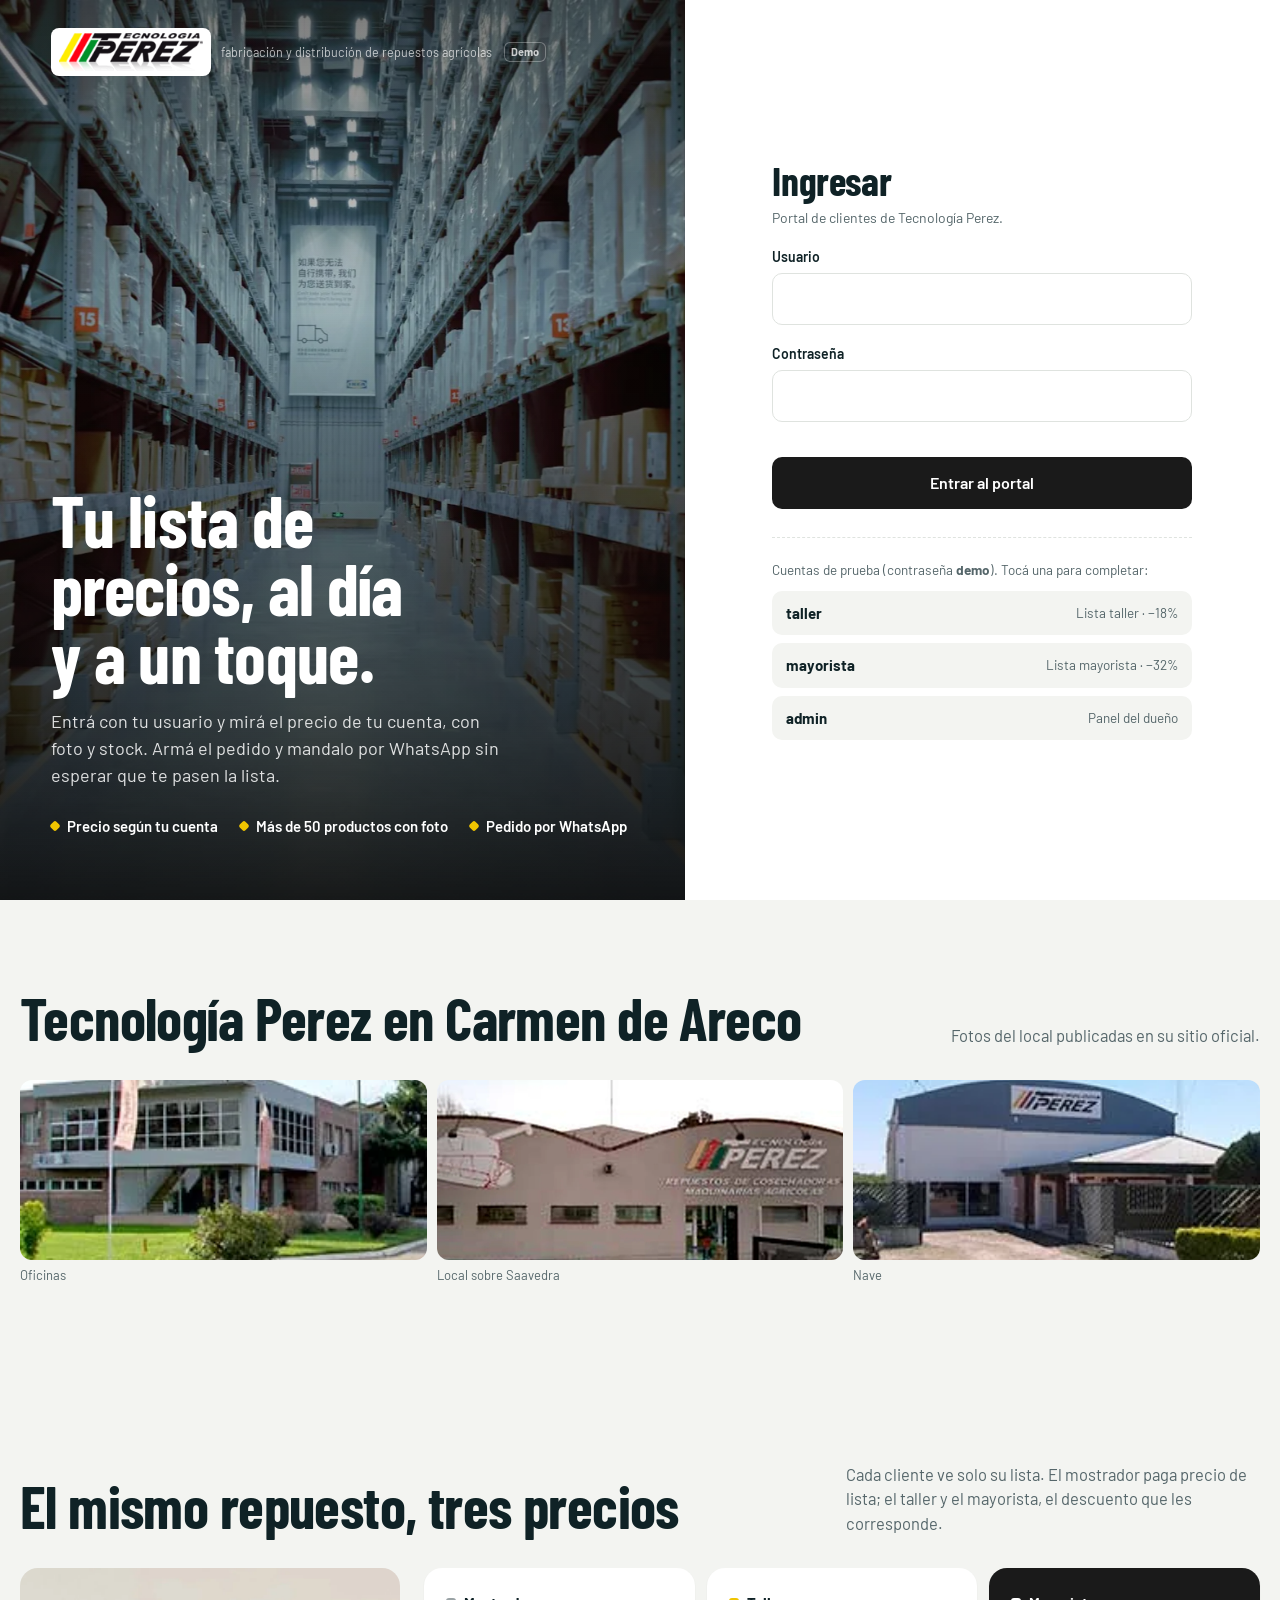
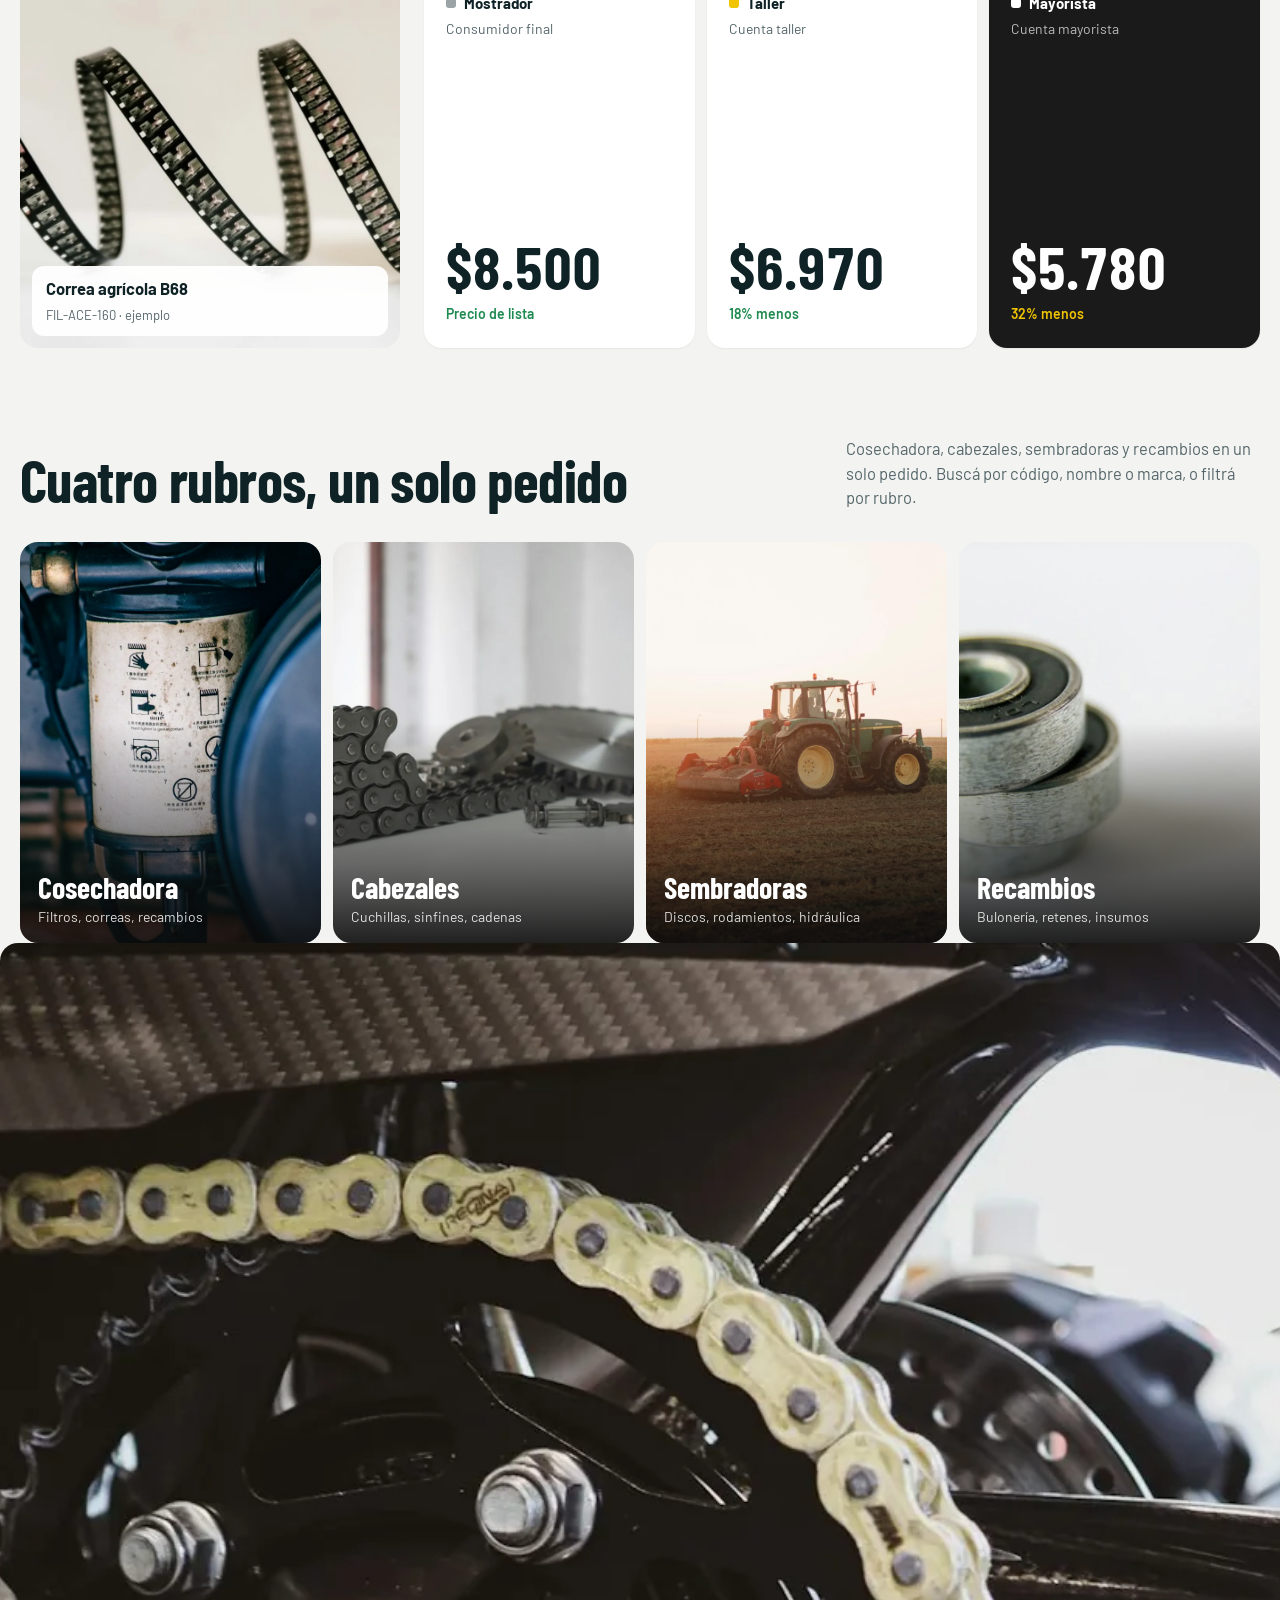
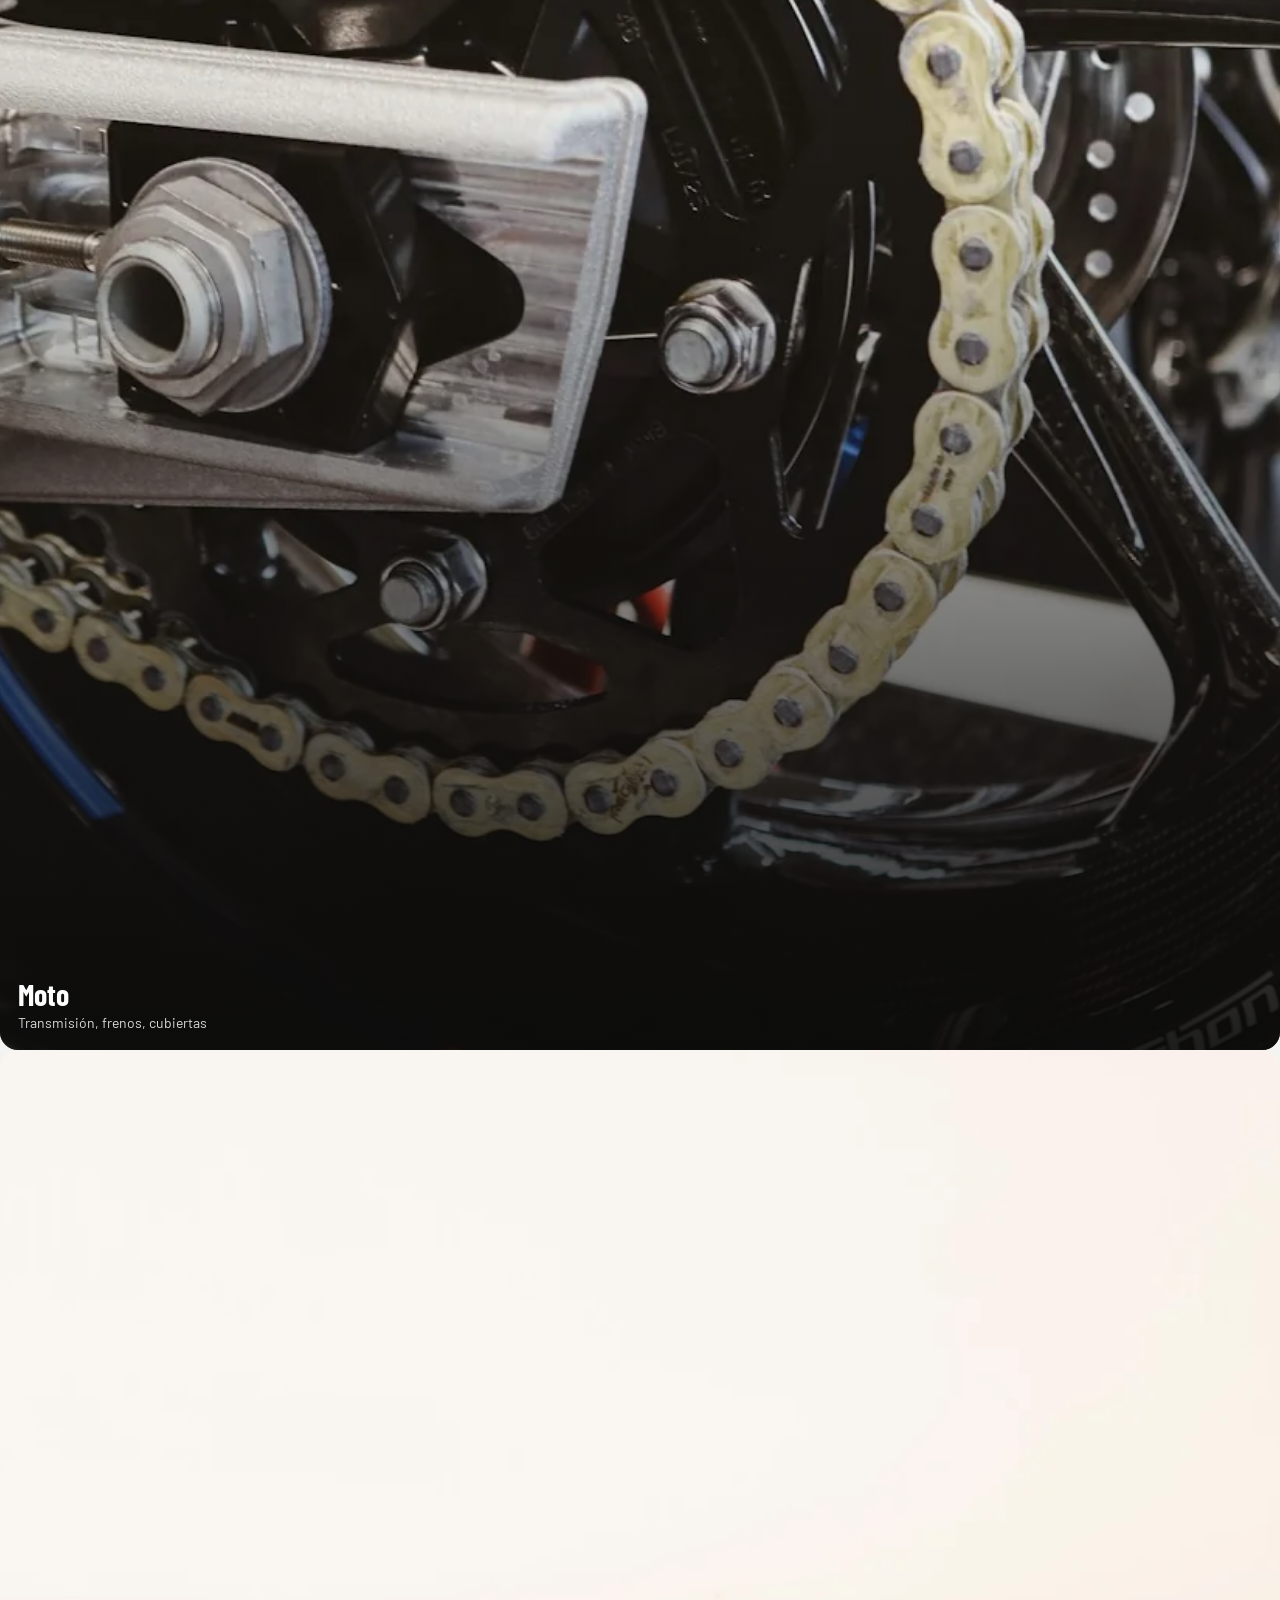
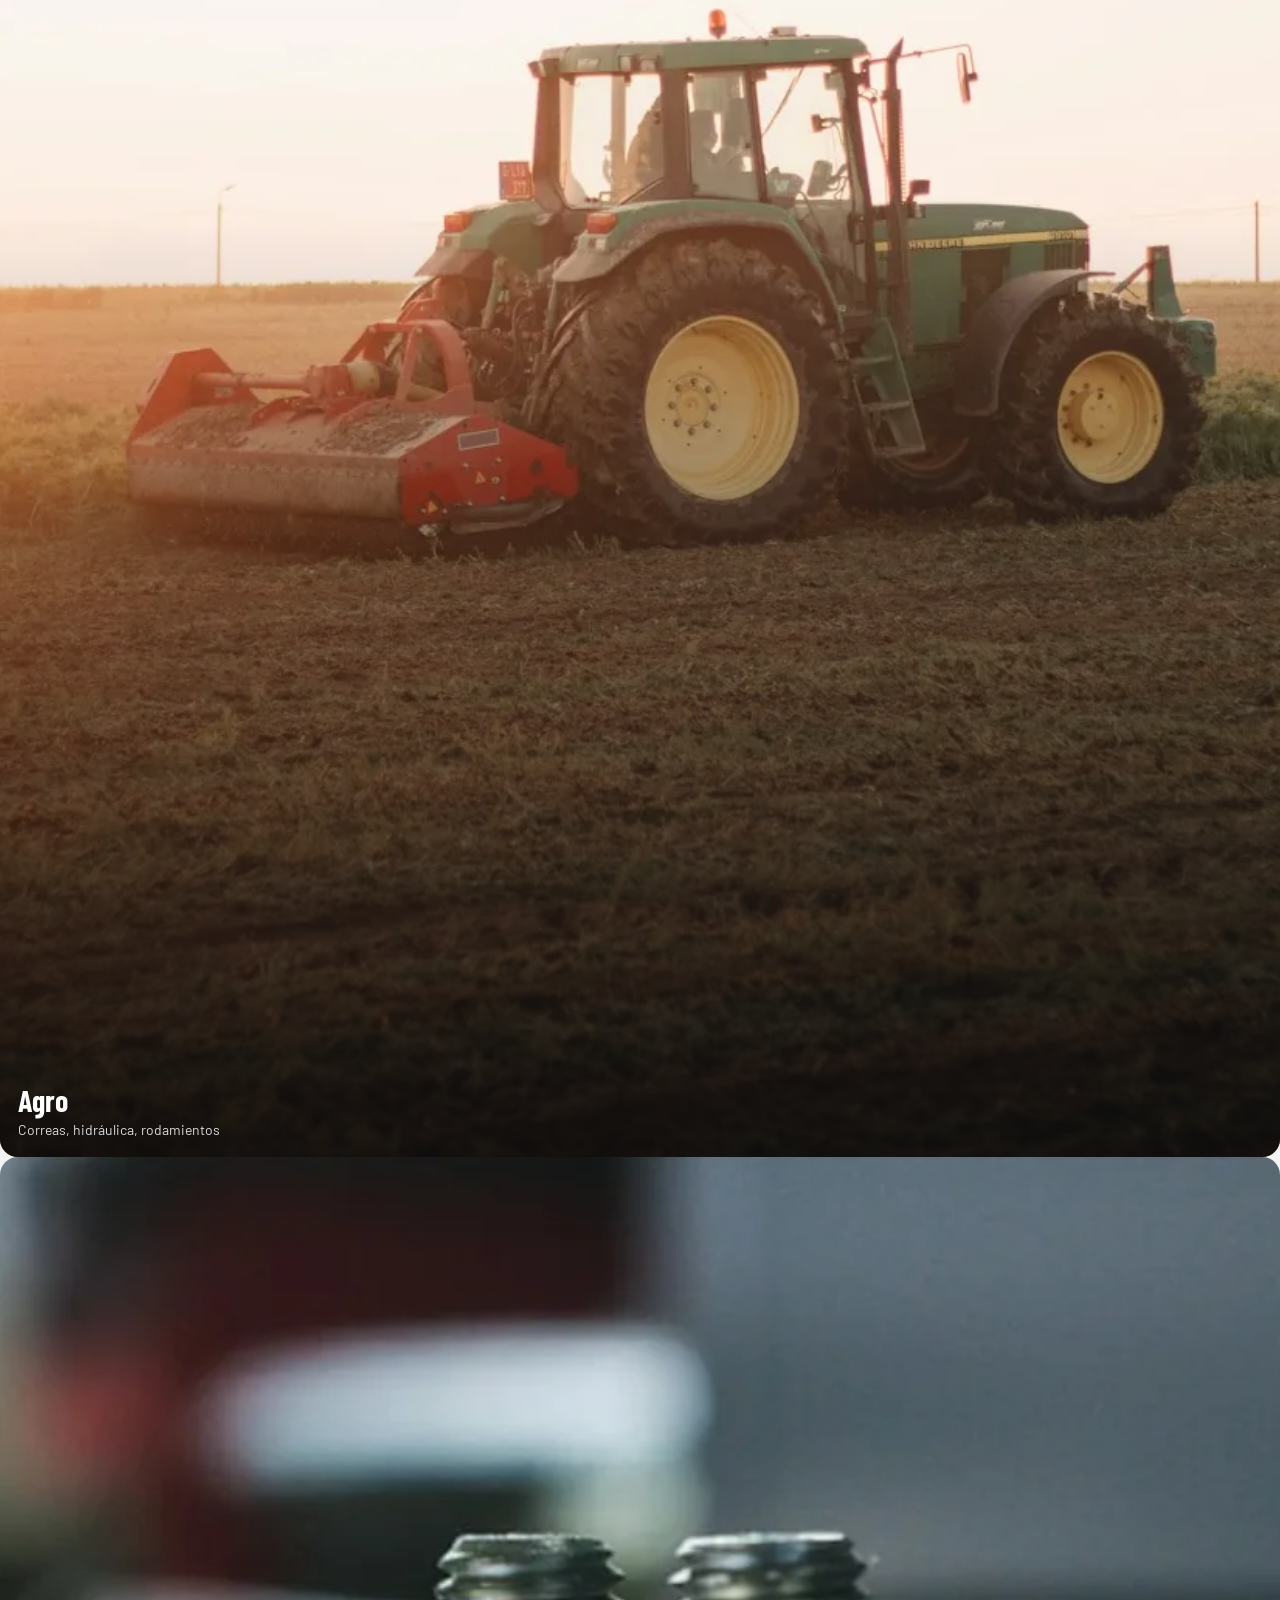
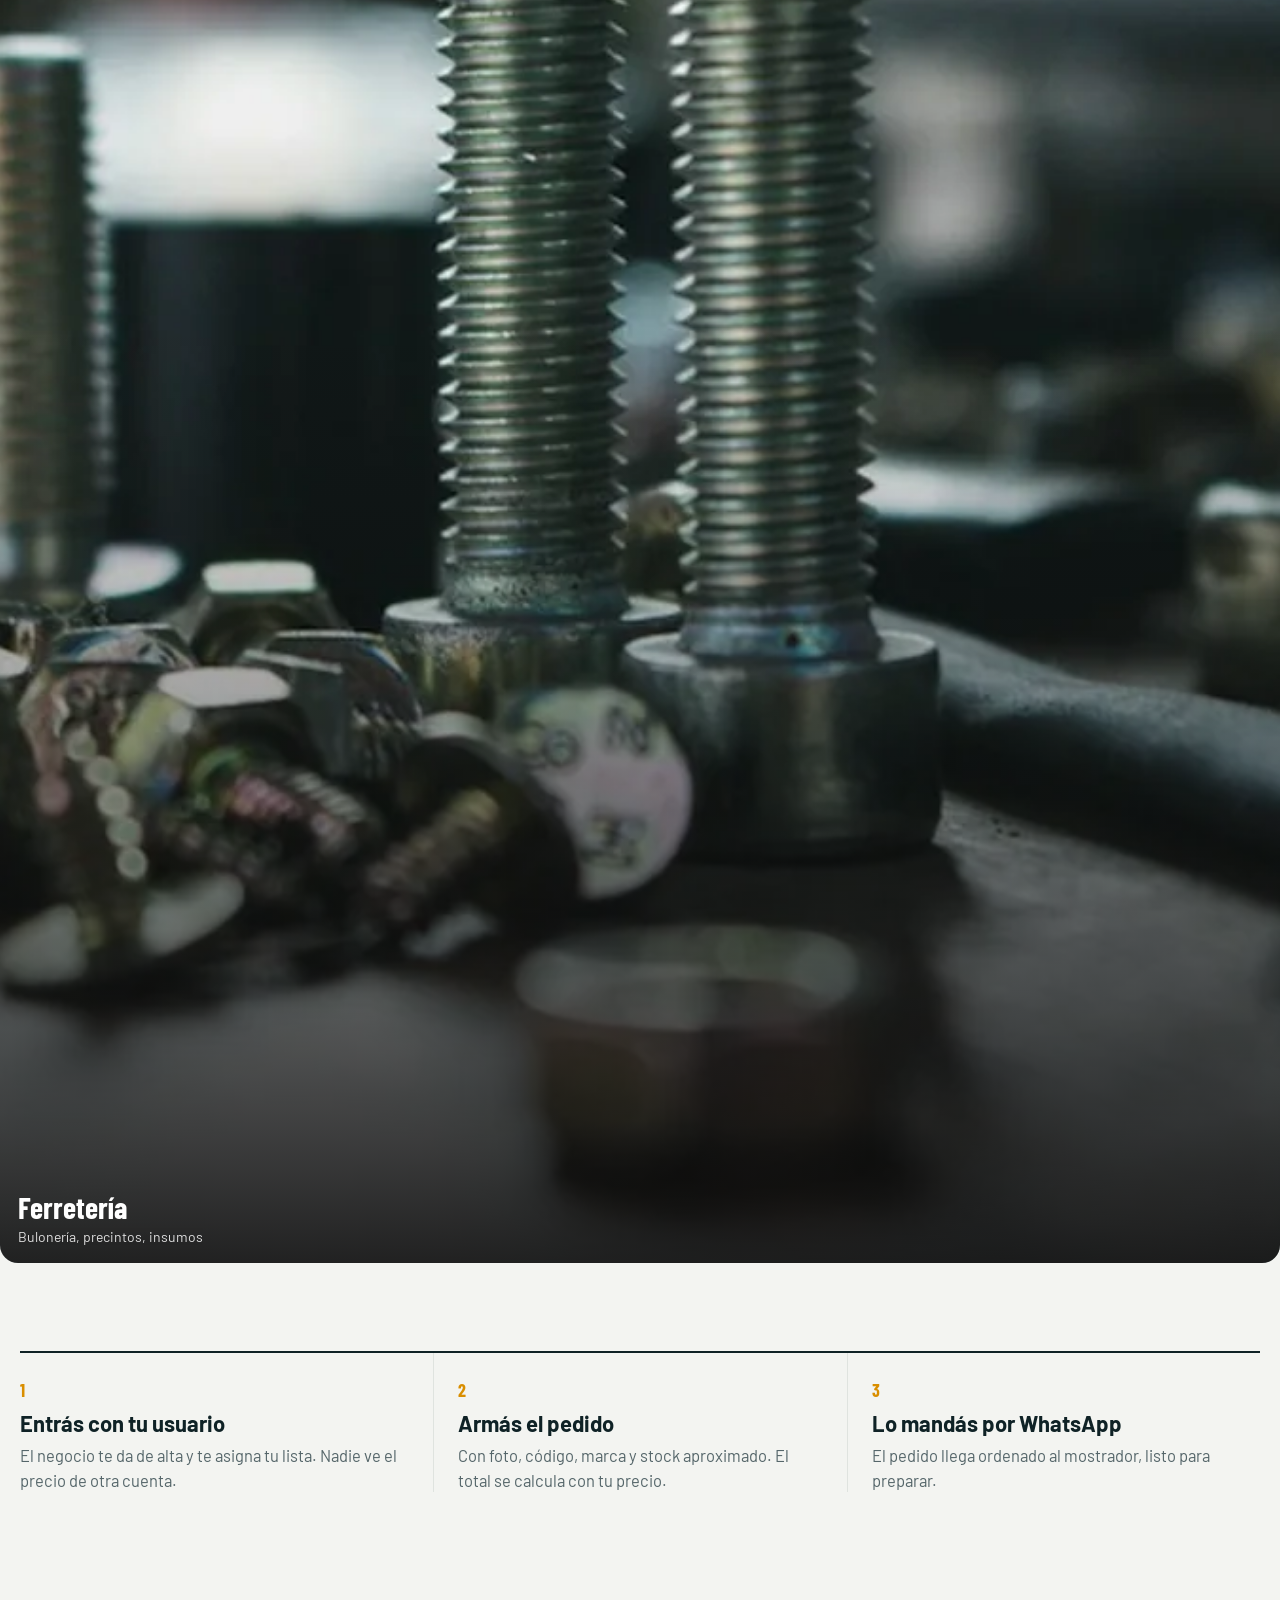
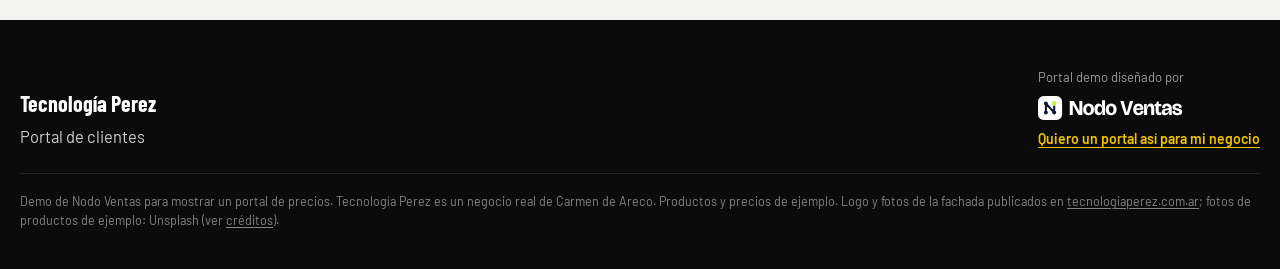
<file: index.html>
<!DOCTYPE html>
<html lang="es-AR">
<head>
  <meta charset="utf-8">
  <meta name="viewport" content="width=device-width, initial-scale=1, viewport-fit=cover">
  <title>Tecnología Perez · Portal de clientes</title>
  <meta name="description" content="Demo de Nodo Ventas para Tecnología Perez, fabricación y distribución de repuestos agrícolas en Carmen de Areco: portal de clientes con lista de precios y pedido. Productos y precios de ejemplo.">
  <meta name="robots" content="noindex, nofollow">
  <meta name="theme-color" content="#1A1A1A">
  <link rel="icon" href="favicon.png" type="image/png">
  <link rel="icon" href="favicon.svg" type="image/svg+xml">
  <link rel="preconnect" href="https://fonts.googleapis.com">
  <link rel="preconnect" href="https://fonts.gstatic.com" crossorigin>
  <link href="https://fonts.googleapis.com/css2?family=Barlow+Condensed:wght@600;700&family=Barlow:wght@400;500;600;700&display=swap" rel="stylesheet">
  <link rel="preload" as="image" href="img/fotos/deposito.webp">
  <link rel="stylesheet" href="css/app.css">
</head>
<body>
  <a class="skip" href="#login">Saltar al ingreso</a>
  <div class="landing">
    <section class="landing-photo on-dark">
      <img src="img/fotos/deposito.webp" alt="Depósito con estanterías altas llenas de mercadería" width="1800" height="1100" fetchpriority="high">
      <div class="landing-top">
        <a class="brand wordmark" href="index.html">
          <img class="brand-logo tile" src="img/brand/logo.png" alt="Tecnología Perez">
          <span><b>Tecnología Perez</b><small>fabricación y distribución de repuestos agrícolas</small></span>
        </a>
        <a class="demo-tag" href="oferta/" title="Sitio demo hecho por Nodo Ventas">Demo</a>
      </div>
        <div class="landing-copy">
        <h1>Tu lista de precios, al día y a un toque.</h1>
        <p>Entrá con tu usuario y mirá el precio de tu cuenta, con foto y stock. Armá el pedido y mandalo por WhatsApp sin esperar que te pasen la lista.</p>
        <ul class="landing-facts">
          <li>Precio según tu cuenta</li>
          <li>Más de 50 productos con foto</li>
          <li>Pedido por WhatsApp</li>
        </ul>
      </div>
    </section>

    <section class="landing-form" id="login">
      <div class="login-card">
        <h2>Ingresar</h2>
        <p class="hint">Portal de clientes de Tecnología Perez.</p>
        <form id="login-form" novalidate>
          <label for="usuario">Usuario</label>
          <input class="field" id="usuario" name="usuario" autocomplete="username" autocapitalize="none" required>
          <label for="password">Contraseña</label>
          <input class="field" id="password" name="password" type="password" autocomplete="current-password" required>
          <p class="err" id="login-err" role="alert"></p>
          <button class="btn btn-primary" type="submit">Entrar al portal</button>
        </form>
        <div class="demo-users">
          <p>Cuentas de prueba (contraseña <b>demo</b>). Tocá una para completar:</p>
          <div class="chips">
            <button class="chip" type="button" data-user="taller"><b>taller</b><span>Lista taller · −18%</span></button>
            <button class="chip" type="button" data-user="mayorista"><b>mayorista</b><span>Lista mayorista · −32%</span></button>
            <button class="chip" type="button" data-user="admin"><b>admin</b><span>Panel del dueño</span></button>
          </div>
        </div>
      </div>
    </section>
  </div>

  <main>

    <section class="band fotos-negocio">
      <div class="wrap">
        <div class="band-head">
          <h2>Tecnología Perez en Carmen de Areco</h2>
          <p>Fotos del local publicadas en su sitio oficial.</p>
        </div>
        <div class="fotos-row">
          <figure>
            <img src="img/brand/foto-oficina.webp" alt="Oficinas de Tecnología Perez en Carmen de Areco" loading="lazy" width="250" height="200">
            <figcaption>Oficinas</figcaption>
          </figure>
          <figure>
            <img src="img/brand/foto-fachada.webp" alt="Fachada con el cartel de Tecnología Perez, repuestos de cosechadoras" loading="lazy" width="250" height="200">
            <figcaption>Local sobre Saavedra</figcaption>
          </figure>
          <figure>
            <img src="img/brand/foto-deposito.webp" alt="Nave de Tecnología Perez en Carmen de Areco" loading="lazy" width="250" height="200">
            <figcaption>Nave</figcaption>
          </figure>
        </div>
      </div>
    </section>

    <section class="band">
      <div class="wrap">
        <div class="band-head">
          <h2>El mismo repuesto, tres precios</h2>
          <p>Cada cliente ve solo su lista. El mostrador paga precio de lista; el taller y el mayorista, el descuento que les corresponde.</p>
        </div>
        <div class="compare">
          <figure class="compare-photo" style="margin:0">
            <img src="img/fotos/correa.webp" alt="Correa agrícola de ejemplo" loading="lazy" width="900" height="900">
            <figcaption><b id="cmp-name">Correa agrícola B68</b><span id="cmp-code">COR-AGR-B68 · ejemplo</span></figcaption>
          </figure>
          <div class="tiers">
            <div class="tier t-c"><div><div class="tier-name"><i></i>Mostrador</div><div class="who">Consumidor final</div></div><div><div class="amt" id="cmp-c">$8.500</div><div class="off">Precio de lista</div></div></div>
            <div class="tier t-t"><div><div class="tier-name"><i></i>Taller</div><div class="who">Cuenta taller</div></div><div><div class="amt" id="cmp-t">$6.970</div><div class="off">18% menos</div></div></div>
            <div class="tier t-m"><div><div class="tier-name"><i></i>Mayorista</div><div class="who">Cuenta mayorista</div></div><div><div class="amt" id="cmp-m">$5.780</div><div class="off">32% menos</div></div></div>
          </div>
        </div>
      </div>
    </section>

    <section class="band" style="padding-top:0">
      <div class="wrap">
        <div class="band-head"><h2>Cuatro rubros, un solo pedido</h2><p>Cosechadora, cabezales, sembradoras y recambios en un solo pedido. Buscá por código, nombre o marca, o filtrá por rubro.</p></div>
        <div class="rubros">
          <div class="rubro"><img src="img/fotos/filtro-comb.webp" alt="Filtro agrícola" loading="lazy"><div><h3>Cosechadora</h3><span>Filtros, correas, recambios</span></div></div>
          <div class="rubro"><img src="img/fotos/cadena.webp" alt="Cadena y recambio de cabezal" loading="lazy"><div><h3>Cabezales</h3><span>Cuchillas, sinfines, cadenas</span></div></div>
          <div class="rubro"><img src="img/fotos/tractor.webp" alt="Máquina agrícola en el campo" loading="lazy"><div><h3>Sembradoras</h3><span>Discos, rodamientos, hidráulica</span></div></div>
          <div class="rubro"><img src="img/fotos/rodamiento.webp" alt="Rodamiento" loading="lazy"><div><h3>Recambios</h3><span>Bulonería, retenes, insumos</span></div></div>
        </div>
      </div>
          <div class="rubro"><img src="img/fotos/moto-cadena.webp" alt="Cadena y corona de moto" loading="lazy"><div><h3>Moto</h3><span>Transmisión, frenos, cubiertas</span></div></div>
          <div class="rubro"><img src="img/fotos/tractor.webp" alt="Tractor trabajando en el campo" loading="lazy"><div><h3>Agro</h3><span>Correas, hidráulica, rodamientos</span></div></div>
          <div class="rubro"><img src="img/fotos/tornillos.webp" alt="Bulones y tuercas" loading="lazy"><div><h3>Ferretería</h3><span>Bulonería, precintos, insumos</span></div></div>
        </div>
      </div>
    </section>

    <section class="band" style="padding-top:0">
      <div class="wrap">
        <div class="how">
          <article><b>1</b><h3>Entrás con tu usuario</h3><p>El negocio te da de alta y te asigna tu lista. Nadie ve el precio de otra cuenta.</p></article>
          <article><b>2</b><h3>Armás el pedido</h3><p>Con foto, código, marca y stock aproximado. El total se calcula con tu precio.</p></article>
          <article><b>3</b><h3>Lo mandás por WhatsApp</h3><p>El pedido llega ordenado al mostrador, listo para preparar.</p></article>
        </div>
      </div>
    </section>
  </main>

  <footer class="site-foot">
    <div class="wrap">
      <div><b style="color:#fff;font-family:var(--display);font-size:22px">Tecnología Perez</b><p style="margin-top:4px">Portal de clientes</p></div>
      <div class="made-by">
        <span>Portal demo diseñado por</span>
        <a href="oferta/" aria-label="Nodo Ventas, ver la oferta"><img src="img/nodo/nodo-ventas-logo-blanco.svg" alt="Nodo Ventas" width="146" height="24"></a>
        <a class="link" href="oferta/">Quiero un portal así para mi negocio</a>
      </div>
      <p class="legal">Demo de Nodo Ventas para mostrar un portal de precios. Tecnología Perez es un negocio real de Carmen de Areco. Productos y precios de ejemplo. Logo y fotos de la fachada publicados en <a href="https://tecnologiaperez.com.ar/">tecnologiaperez.com.ar</a>; fotos de productos de ejemplo: Unsplash (ver <a href="CREDITS.md">créditos</a>).</p>
    </div>
  </footer>
  <script src="js/products.js"></script>
  <script src="js/core.js"></script>
  <script src="js/login.js"></script>
</body>
</html>
</file>
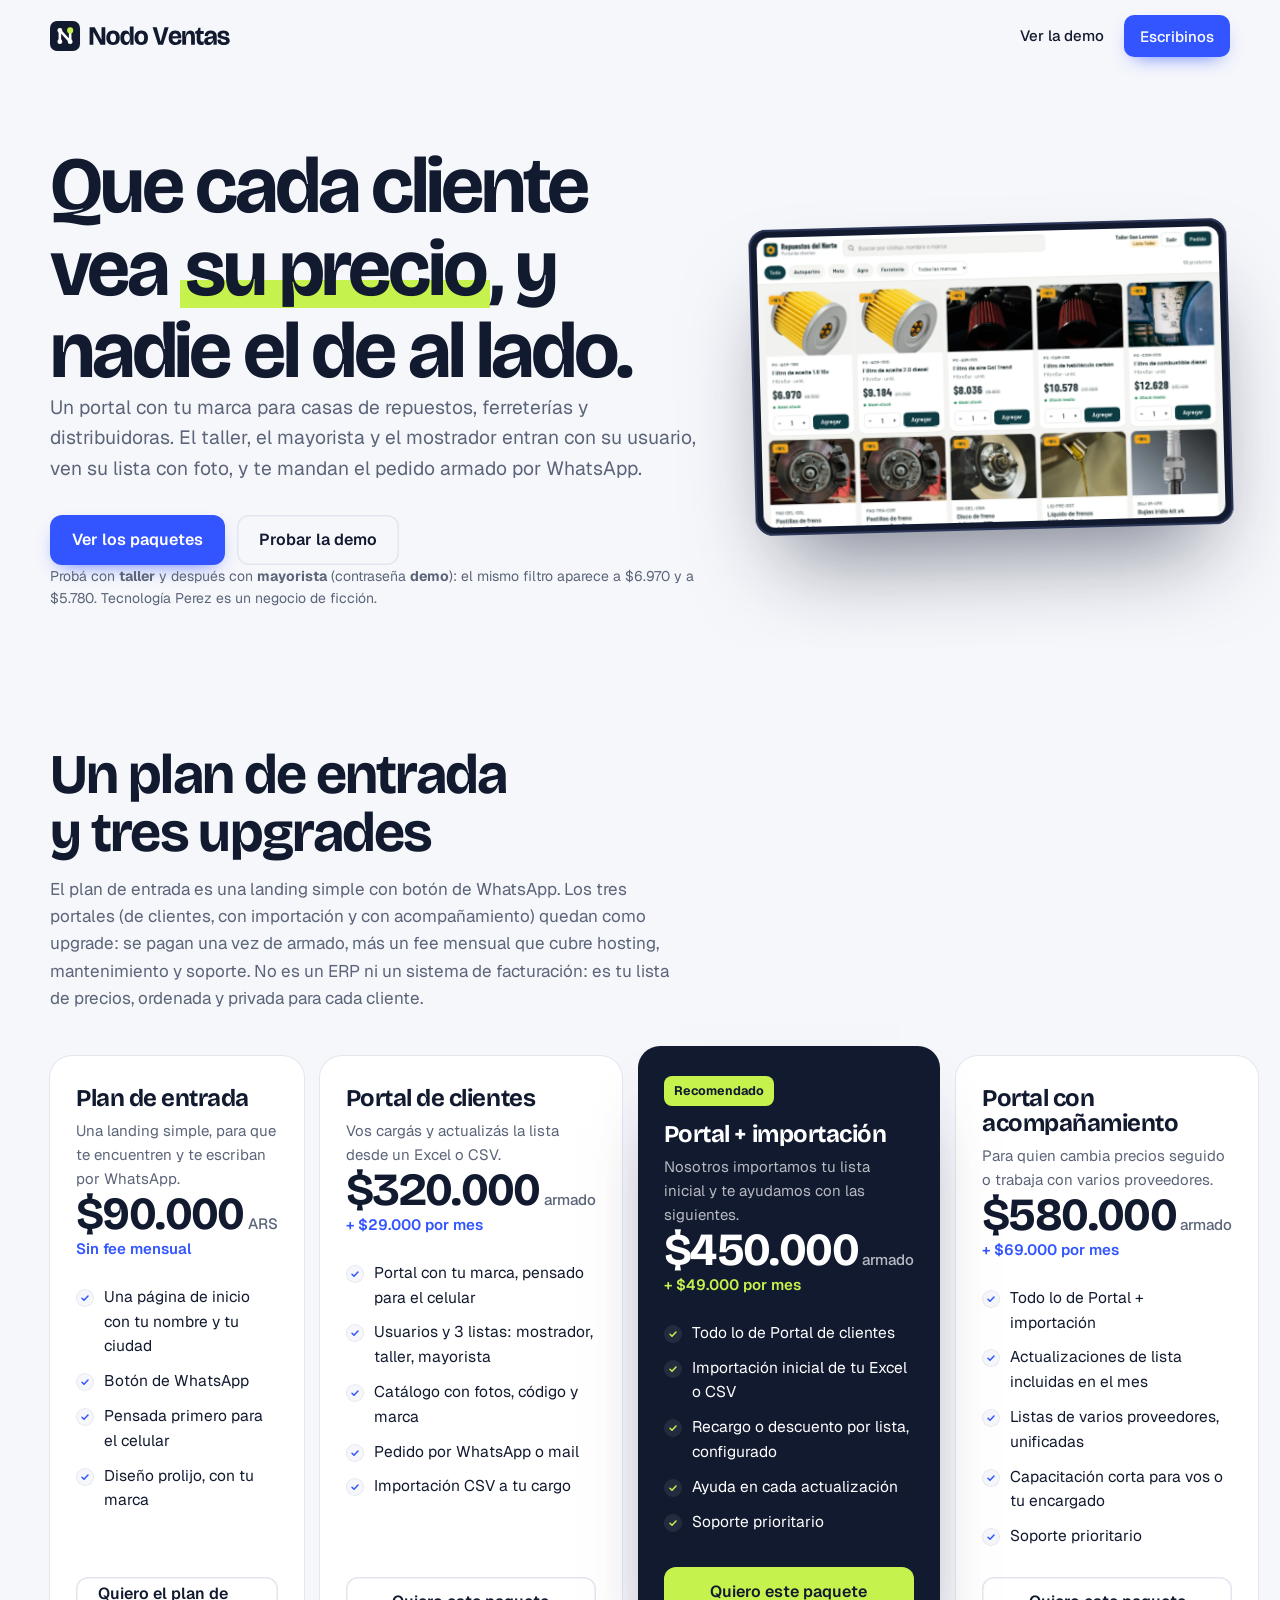
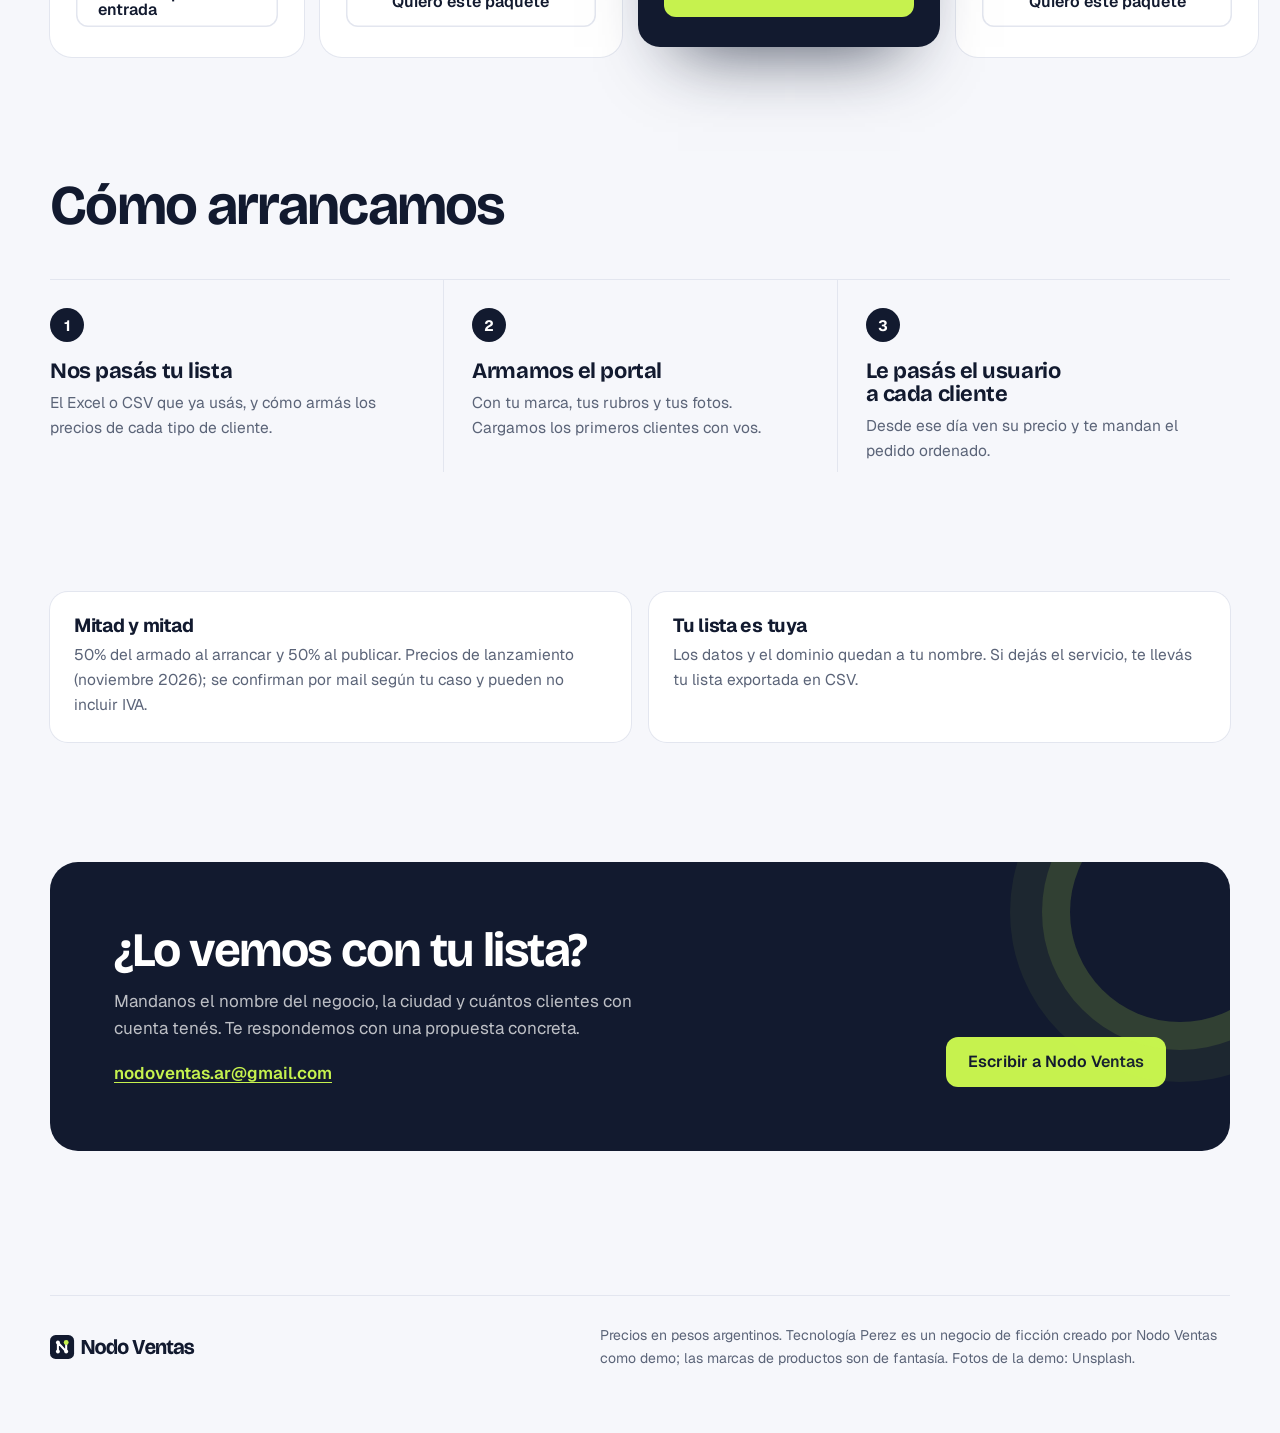
<file: oferta/index.html>
<!DOCTYPE html>
<html lang="es-AR">
<head>
  <meta charset="utf-8">
  <meta name="viewport" content="width=device-width, initial-scale=1">
  <title>Portal de precios para casas de repuestos · Nodo Ventas</title>
  <meta name="description" content="Nodo Ventas arma portales de precios para casas de repuestos, ferreterías y distribuidoras del interior: cada cliente entra con su usuario, ve su lista con fotos y manda el pedido por WhatsApp. Armado más fee mensual.">
  <meta name="robots" content="noindex, nofollow">
  <meta name="theme-color" content="#F6F7FB">
  <link rel="icon" href="../img/nodo/favicon.svg" type="image/svg+xml">
  <link rel="preconnect" href="https://fonts.googleapis.com">
  <link rel="preconnect" href="https://fonts.gstatic.com" crossorigin>
  <link href="https://fonts.googleapis.com/css2?family=Bricolage+Grotesque:opsz,wght@12..96,600..800&family=Geist:wght@400..700&display=swap" rel="stylesheet">
  <link rel="stylesheet" href="../nodo.css">
</head>
<body class="nv">
  <header class="nv-header">
    <div class="nv-wrap">
      <a class="nv-logo" href="./"><img src="../img/nodo/nodo-ventas-logo.svg" alt="Nodo Ventas" width="182" height="30"></a>
      <nav class="nv-nav">
        <a class="nv-hide-sm" href="../">Ver la demo</a>
        <a class="nv-btn nv-btn-primary" href="mailto:nodoventas.ar@gmail.com?subject=Portal%20de%20precios%20para%20mi%20negocio">Escribinos</a>
      </nav>
    </div>
  </header>

  <main>
    <section class="nv-hero">
      <div class="nv-wrap">
        <div>
          <h1>Que cada cliente vea <span class="nv-mark">su precio</span>, y nadie el de al lado.</h1>
          <p class="nv-lead">Un portal con tu marca para casas de repuestos, ferreterías y distribuidoras. El taller, el mayorista y el mostrador entran con su usuario, ven su lista con foto, y te mandan el pedido armado por WhatsApp.</p>
          <div class="nv-cta-row">
            <a class="nv-btn nv-btn-primary" href="#paquetes">Ver los paquetes</a>
            <a class="nv-btn nv-btn-line" href="../">Probar la demo</a>
          </div>
          <p class="nv-note">Probá con <b>taller</b> y después con <b>mayorista</b> (contraseña <b>demo</b>): el mismo filtro aparece a $6.970 y a $5.780. Tecnología Perez es un negocio de ficción.</p>
        </div>
        <div class="nv-device nv-device-wide"><img src="../img/nodo/demo-catalogo.webp" alt="Catálogo del portal con precios de la lista taller" width="1280" height="820"></div>
      </div>
    </section>

    <section class="nv-section" id="paquetes">
      <div class="nv-wrap">
        <div class="nv-head">
          <h2>Un plan de entrada y tres upgrades</h2>
          <p>El plan de entrada es una landing simple con botón de WhatsApp. Los tres portales (de clientes, con importación y con acompañamiento) quedan como upgrade: se pagan una vez de armado, más un fee mensual que cubre hosting, mantenimiento y soporte. No es un ERP ni un sistema de facturación: es tu lista de precios, ordenada y privada para cada cliente.</p>
        </div>
        <div class="nv-plans">
          <article class="nv-plan">
            <h3>Plan de entrada</h3>
            <p class="nv-for">Una landing simple, para que te encuentren y te escriban por WhatsApp.</p>
            <p class="nv-price">$90.000<small>ARS</small></p>
            <p class="nv-fee">Sin fee mensual</p>
            <ul>
              <li>Una página de inicio con tu nombre y tu ciudad</li>
              <li>Botón de WhatsApp</li>
              <li>Pensada primero para el celular</li>
              <li>Diseño prolijo, con tu marca</li>
            </ul>
            <a class="nv-btn nv-btn-line" href="mailto:nodoventas.ar@gmail.com?subject=Plan%20de%20entrada">Quiero el plan de entrada</a>
          </article>
          <article class="nv-plan">
            <h3>Portal de clientes</h3>
            <p class="nv-for">Vos cargás y actualizás la lista desde un Excel o CSV.</p>
            <p class="nv-price">$320.000<small>armado</small></p>
            <p class="nv-fee">+ $29.000 por mes</p>
            <ul>
              <li>Portal con tu marca, pensado para el celular</li>
              <li>Usuarios y 3 listas: mostrador, taller, mayorista</li>
              <li>Catálogo con fotos, código y marca</li>
              <li>Pedido por WhatsApp o mail</li>
              <li>Importación CSV a tu cargo</li>
            </ul>
            <a class="nv-btn nv-btn-line" href="mailto:nodoventas.ar@gmail.com?subject=Paquete%20Portal%20de%20clientes">Quiero este paquete</a>
          </article>
          <article class="nv-plan nv-featured">
            <span class="nv-flag">Recomendado</span>
            <h3>Portal + importación</h3>
            <p class="nv-for">Nosotros importamos tu lista inicial y te ayudamos con las siguientes.</p>
            <p class="nv-price">$450.000<small>armado</small></p>
            <p class="nv-fee">+ $49.000 por mes</p>
            <ul>
              <li>Todo lo de Portal de clientes</li>
              <li>Importación inicial de tu Excel o CSV</li>
              <li>Recargo o descuento por lista, configurado</li>
              <li>Ayuda en cada actualización</li>
              <li>Soporte prioritario</li>
            </ul>
            <a class="nv-btn nv-btn-lime" href="mailto:nodoventas.ar@gmail.com?subject=Paquete%20Portal%20%2B%20importacion">Quiero este paquete</a>
          </article>
          <article class="nv-plan">
            <h3>Portal con acompañamiento</h3>
            <p class="nv-for">Para quien cambia precios seguido o trabaja con varios proveedores.</p>
            <p class="nv-price">$580.000<small>armado</small></p>
            <p class="nv-fee">+ $69.000 por mes</p>
            <ul>
              <li>Todo lo de Portal + importación</li>
              <li>Actualizaciones de lista incluidas en el mes</li>
              <li>Listas de varios proveedores, unificadas</li>
              <li>Capacitación corta para vos o tu encargado</li>
              <li>Soporte prioritario</li>
            </ul>
            <a class="nv-btn nv-btn-line" href="mailto:nodoventas.ar@gmail.com?subject=Paquete%20Portal%20con%20acompanamiento">Quiero este paquete</a>
          </article>
        </div>
      </div>
    </section>

    <section class="nv-section" style="padding-top:24px">
      <div class="nv-wrap">
        <div class="nv-head"><h2>Cómo arrancamos</h2></div>
        <div class="nv-steps">
          <div class="nv-step"><h3>Nos pasás tu lista</h3><p>El Excel o CSV que ya usás, y cómo armás los precios de cada tipo de cliente.</p></div>
          <div class="nv-step"><h3>Armamos el portal</h3><p>Con tu marca, tus rubros y tus fotos. Cargamos los primeros clientes con vos.</p></div>
          <div class="nv-step"><h3>Le pasás el usuario a cada cliente</h3><p>Desde ese día ven su precio y te mandan el pedido ordenado.</p></div>
        </div>
      </div>
    </section>

    <section class="nv-section" style="padding-top:24px">
      <div class="nv-wrap nv-terms">
        <div class="nv-term"><h3>Mitad y mitad</h3><p>50% del armado al arrancar y 50% al publicar. Precios de lanzamiento (noviembre 2026); se confirman por mail según tu caso y pueden no incluir IVA.</p></div>
        <div class="nv-term"><h3>Tu lista es tuya</h3><p>Los datos y el dominio quedan a tu nombre. Si dejás el servicio, te llevás tu lista exportada en CSV.</p></div>
      </div>
    </section>

    <section class="nv-section" style="padding-top:24px">
      <div class="nv-wrap">
        <div class="nv-cta">
          <div>
            <h2>¿Lo vemos con tu lista?</h2>
            <p>Mandanos el nombre del negocio, la ciudad y cuántos clientes con cuenta tenés. Te respondemos con una propuesta concreta.</p>
            <a class="nv-mail" href="mailto:nodoventas.ar@gmail.com">nodoventas.ar@gmail.com</a>
          </div>
          <a class="nv-btn nv-btn-lime" href="mailto:nodoventas.ar@gmail.com?subject=Portal%20de%20precios%20para%20mi%20negocio">Escribir a Nodo Ventas</a>
        </div>
      </div>
    </section>
  </main>

  <footer class="nv-footer">
    <div class="nv-wrap">
      <img src="../img/nodo/nodo-ventas-logo.svg" alt="Nodo Ventas" width="146" height="24">
      <p class="nv-disclaimer">Precios en pesos argentinos. Tecnología Perez es un negocio de ficción creado por Nodo Ventas como demo; las marcas de productos son de fantasía. Fotos de la demo: Unsplash.</p>
    </div>
  </footer>
  <script>
    const h = document.querySelector(".nv-header");
    addEventListener("scroll", () => h.classList.toggle("scrolled", scrollY > 8), { passive: true });
  </script>
</body>
</html>
</file>
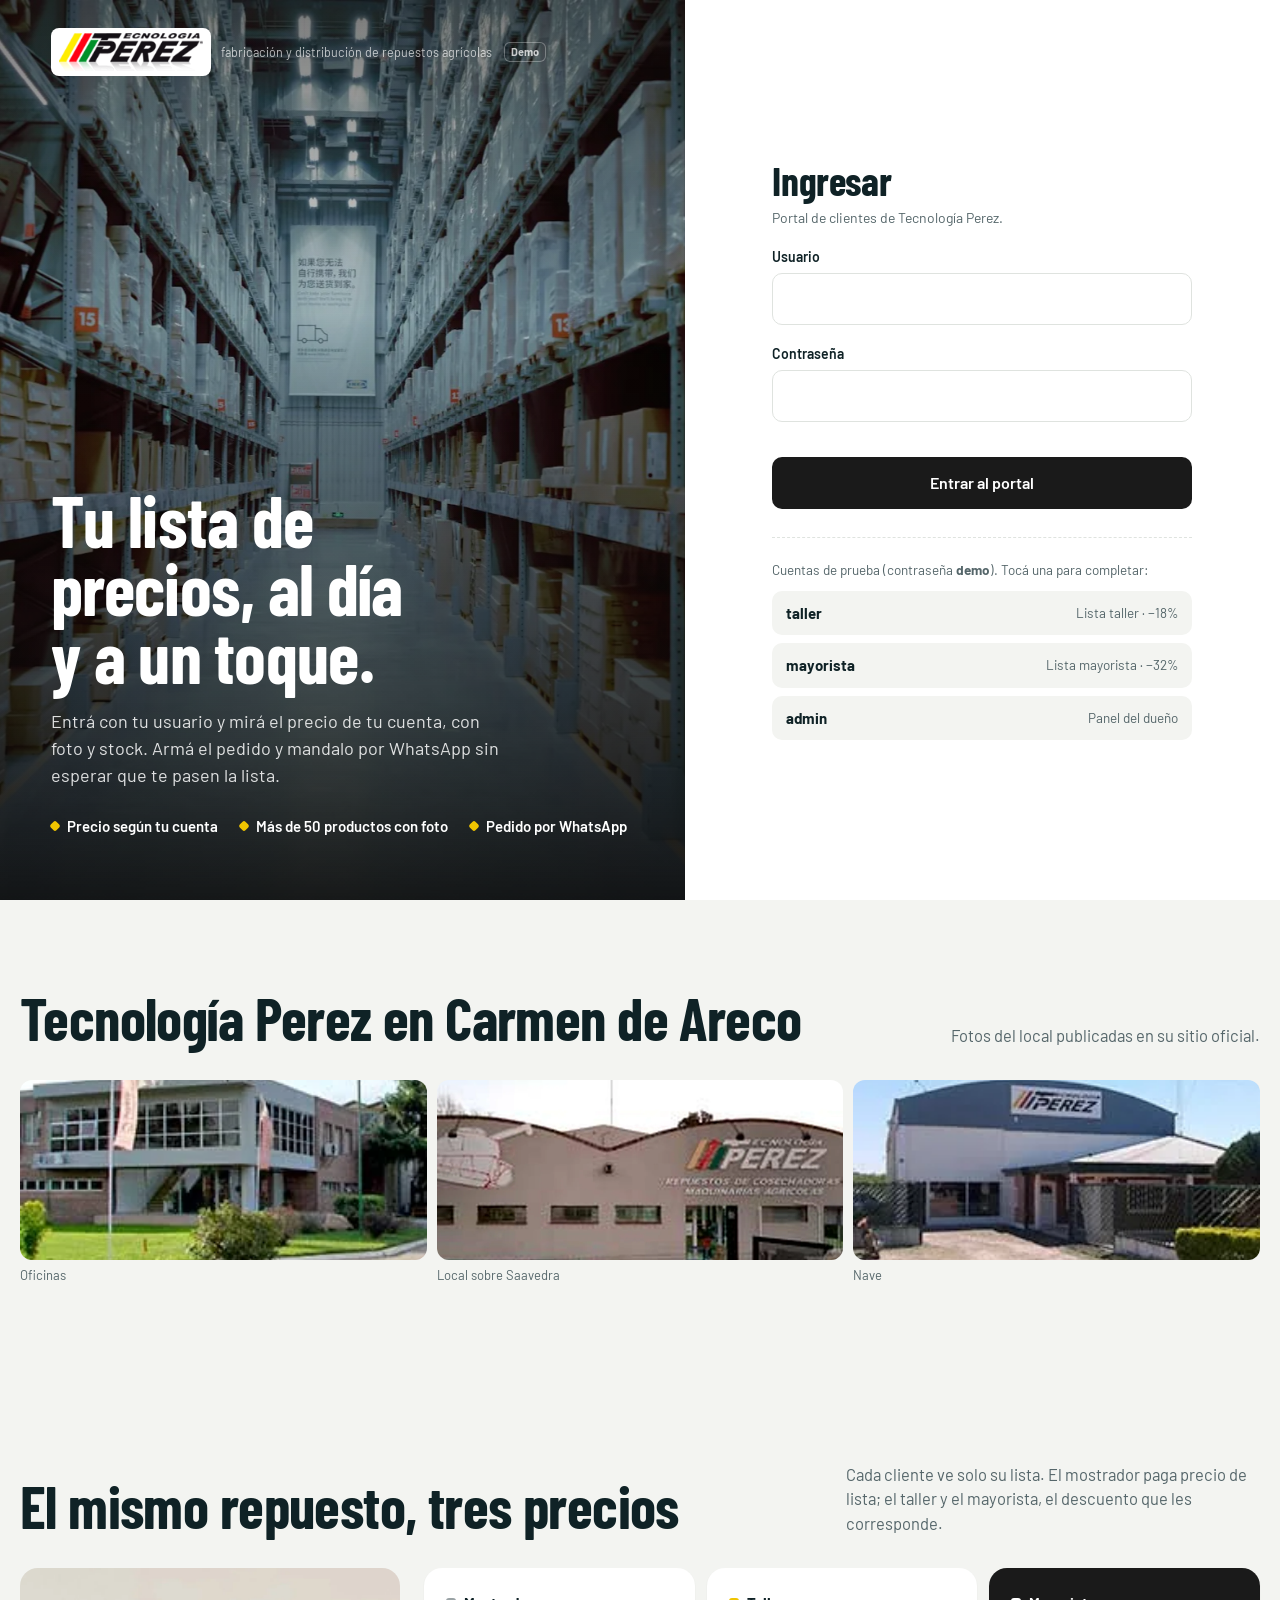
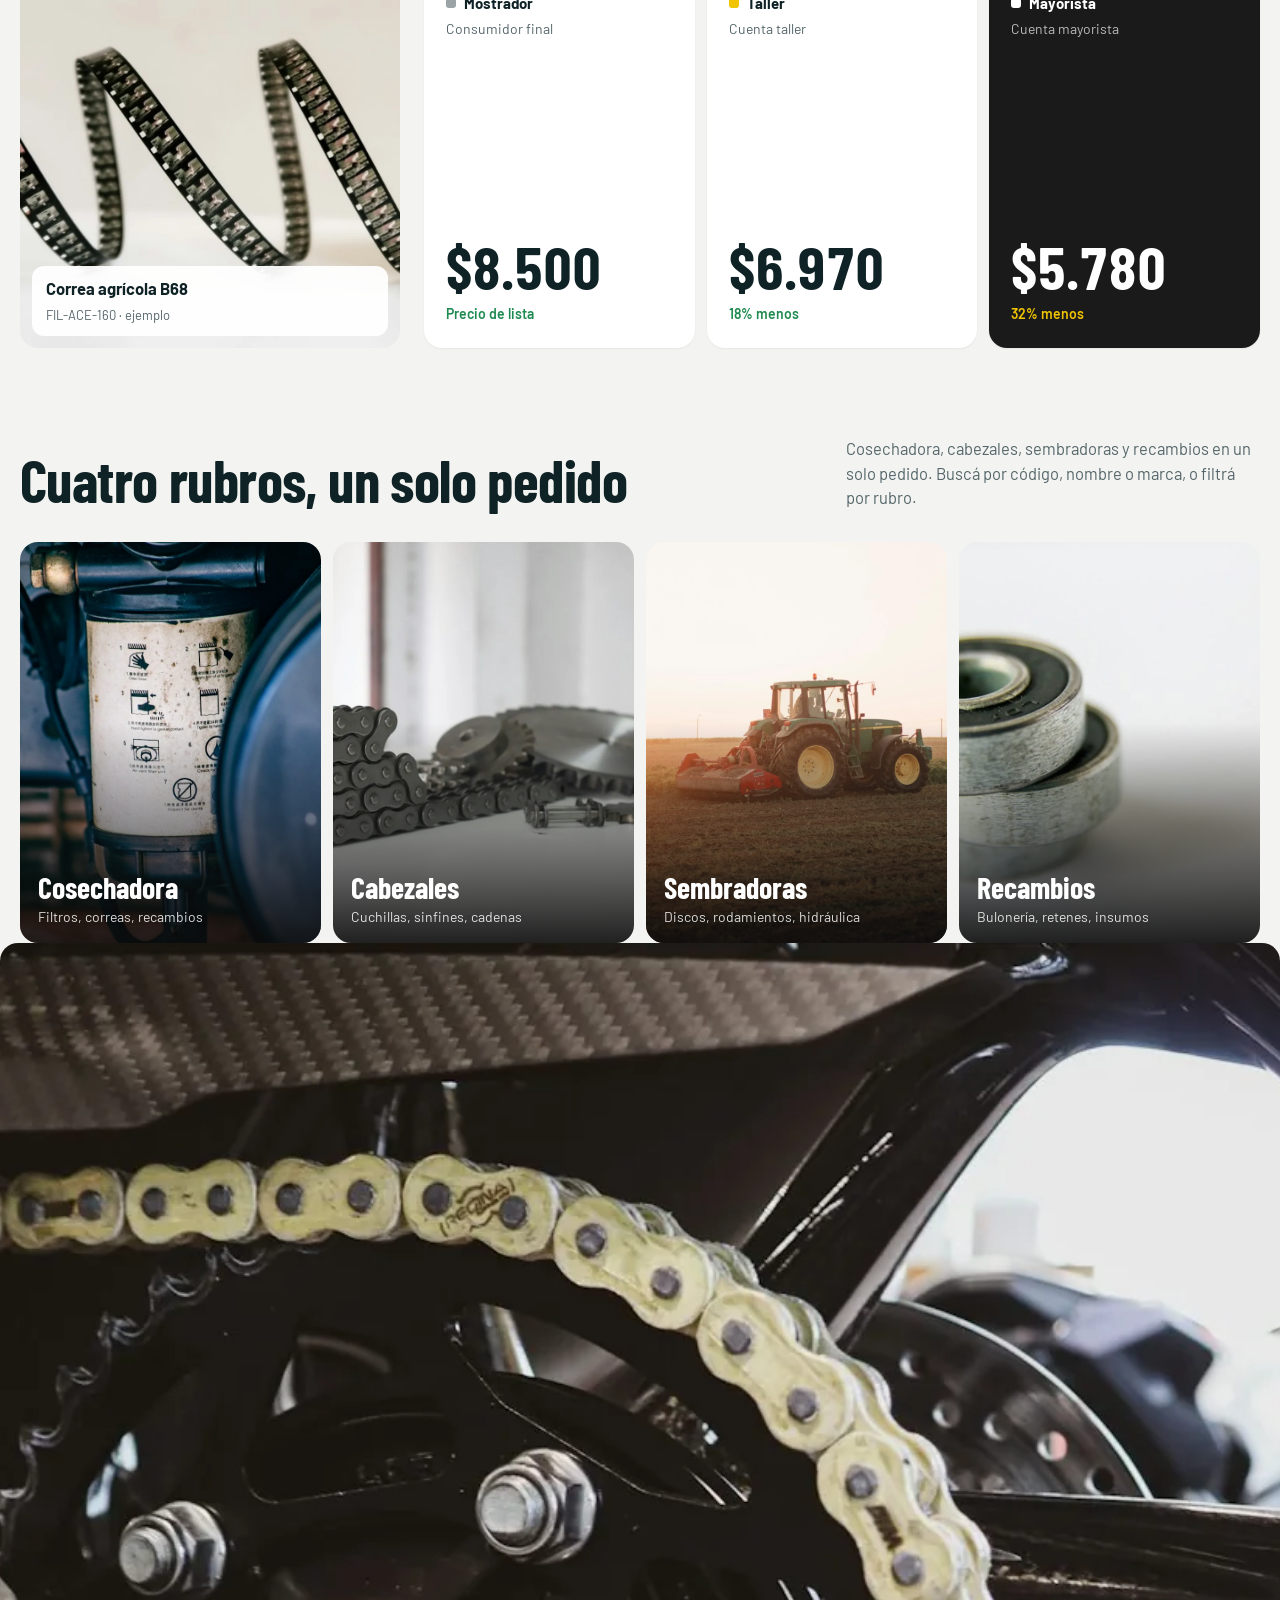
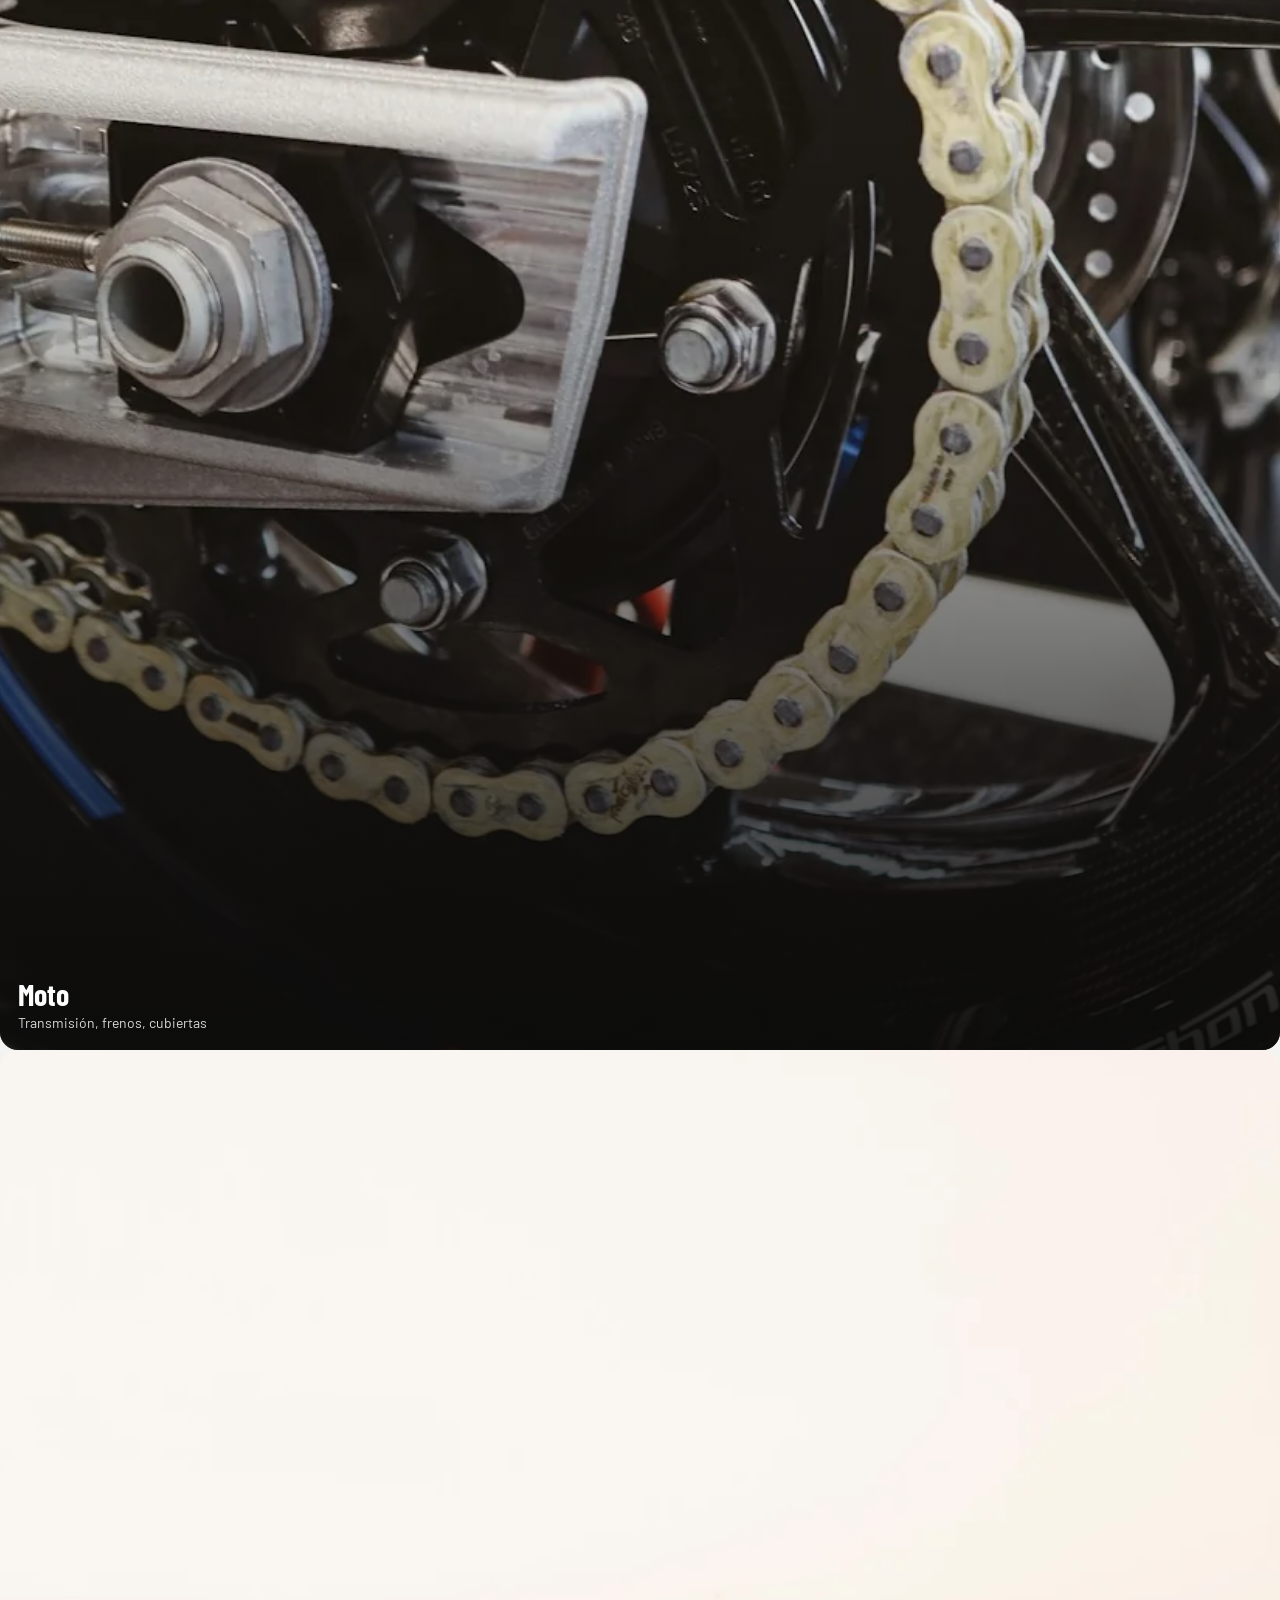
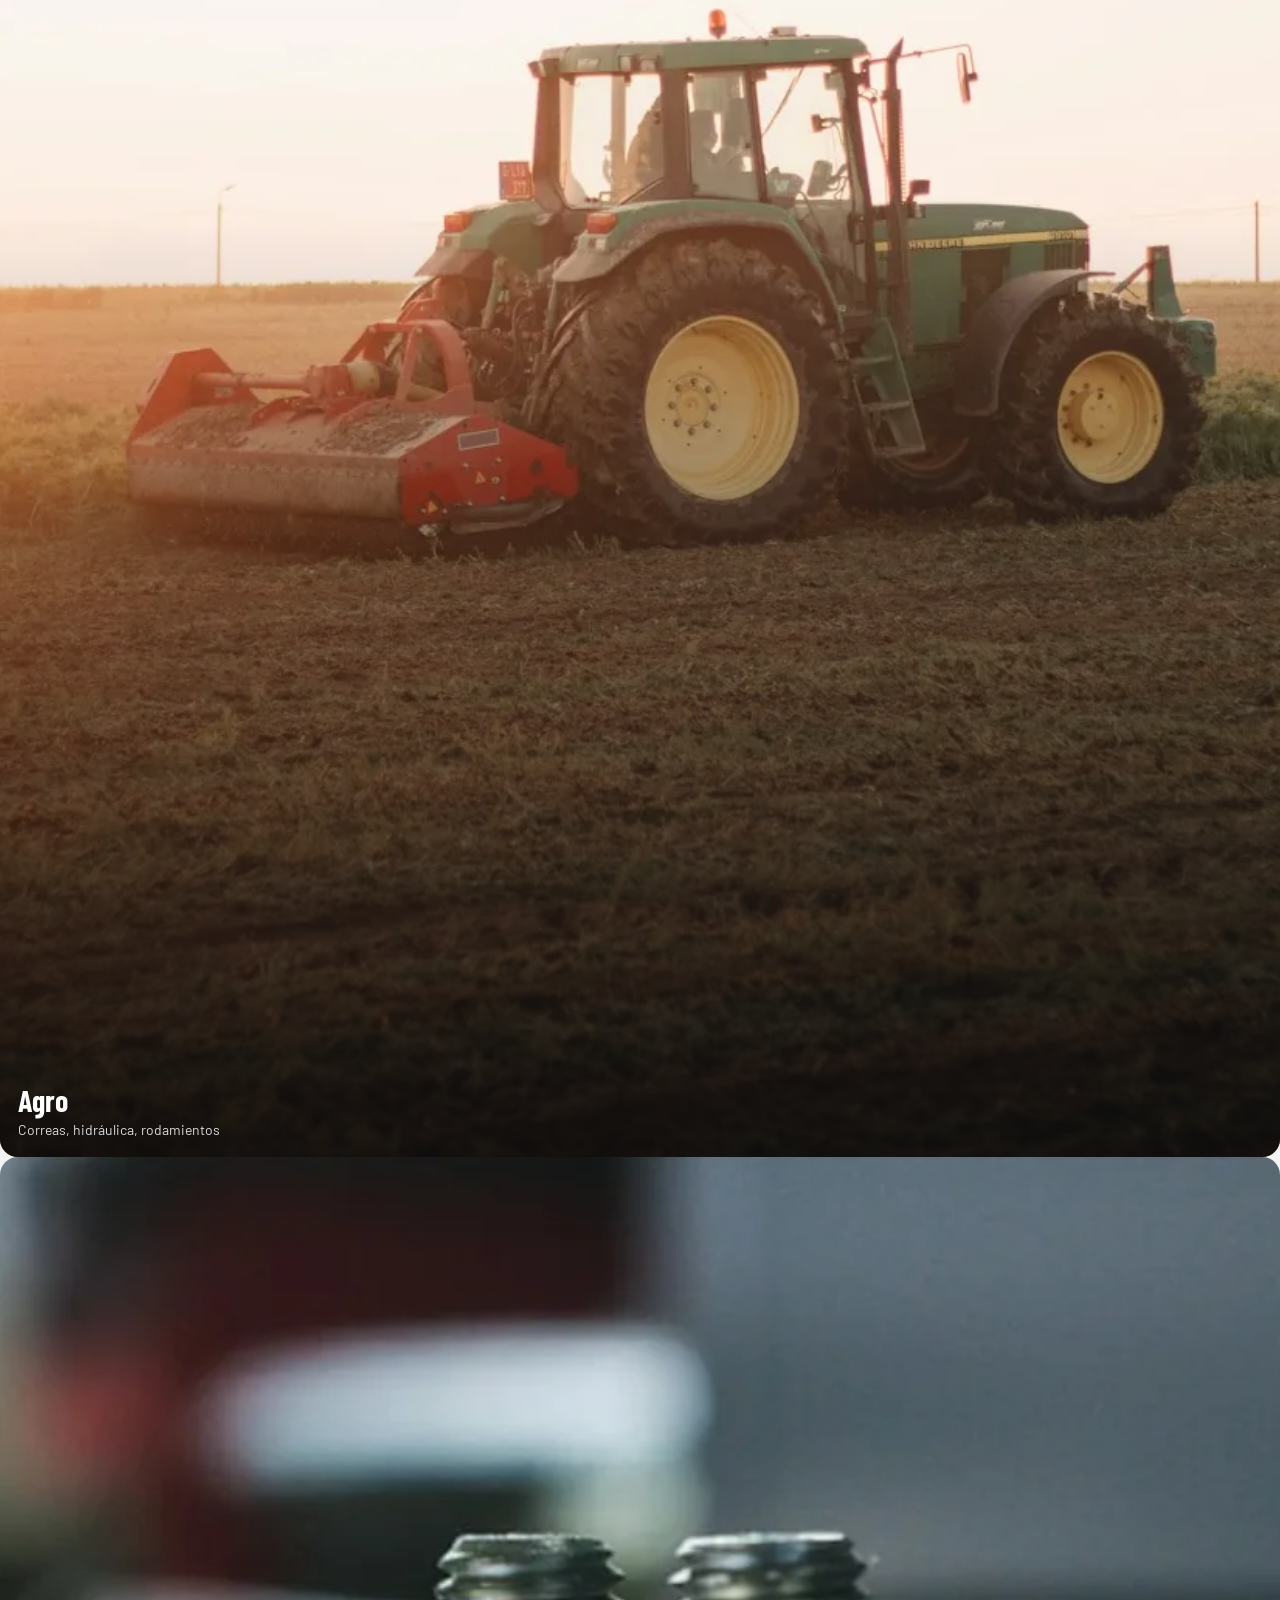
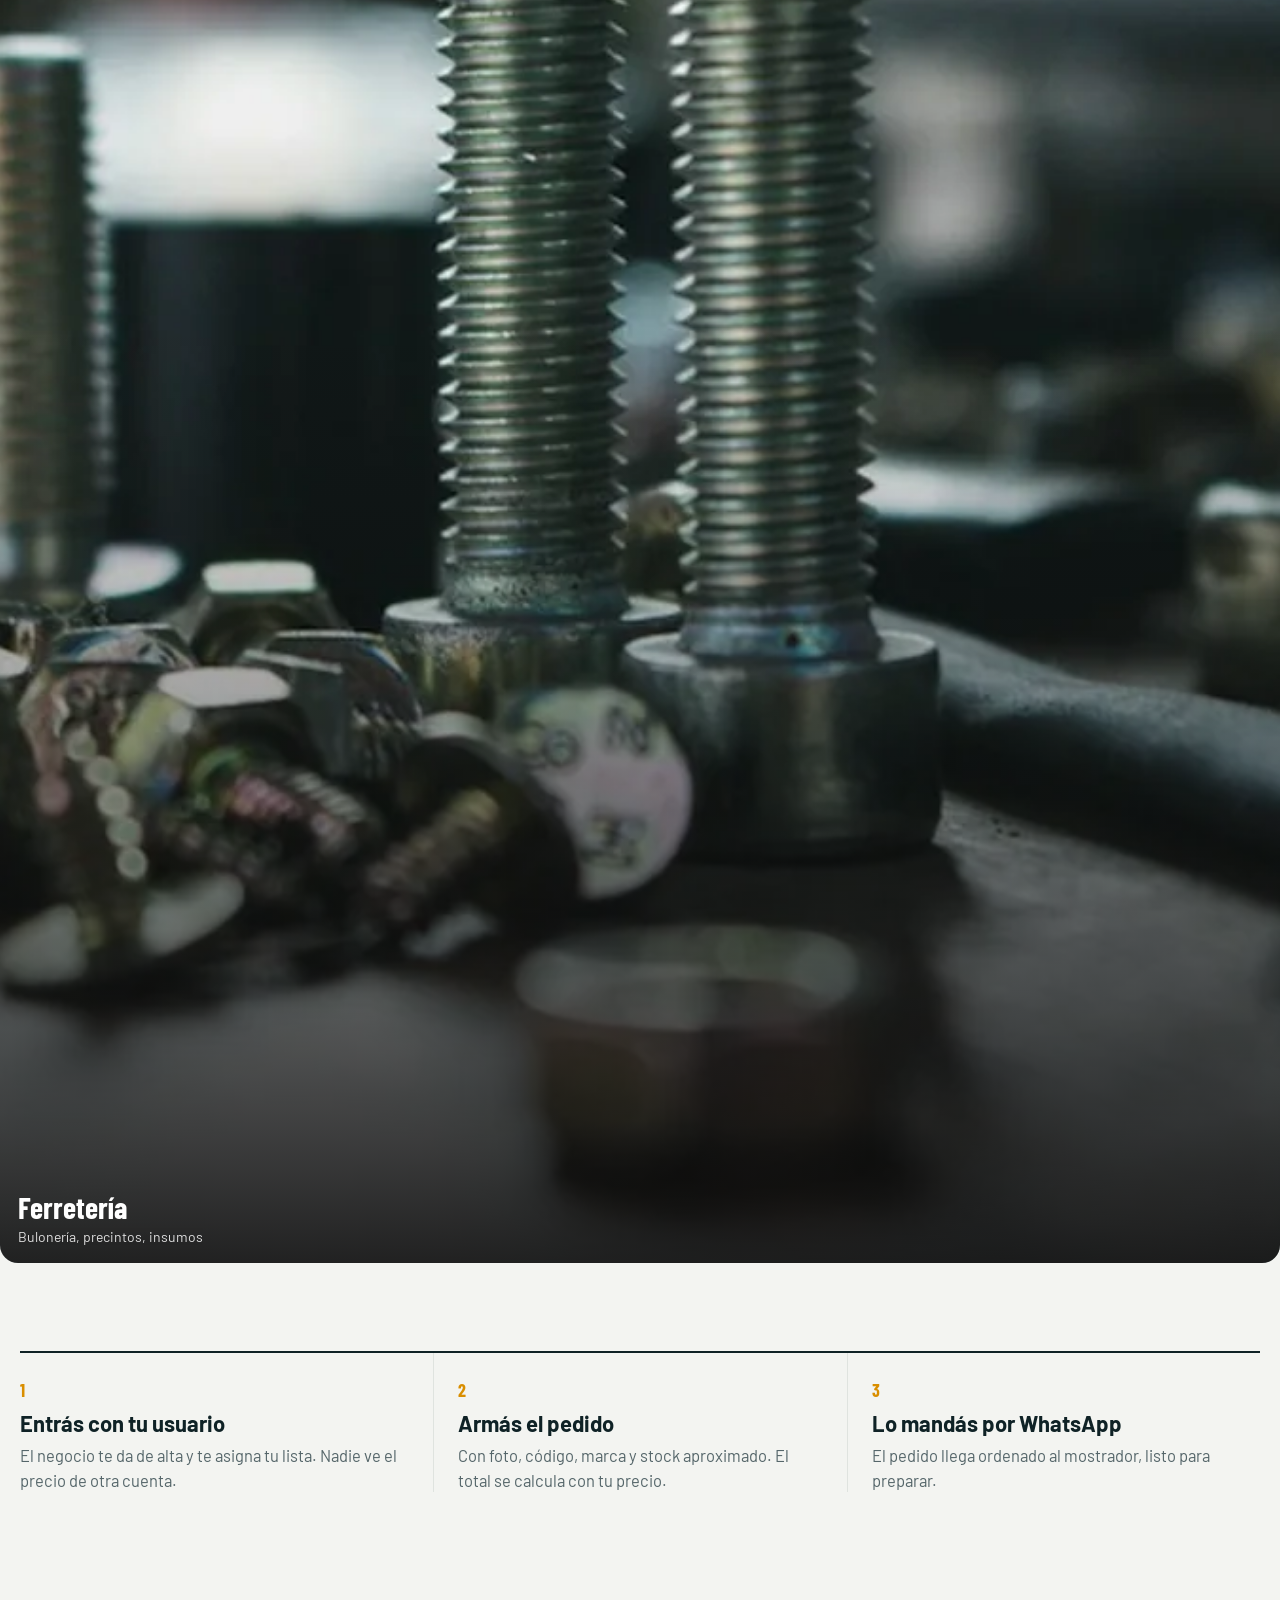
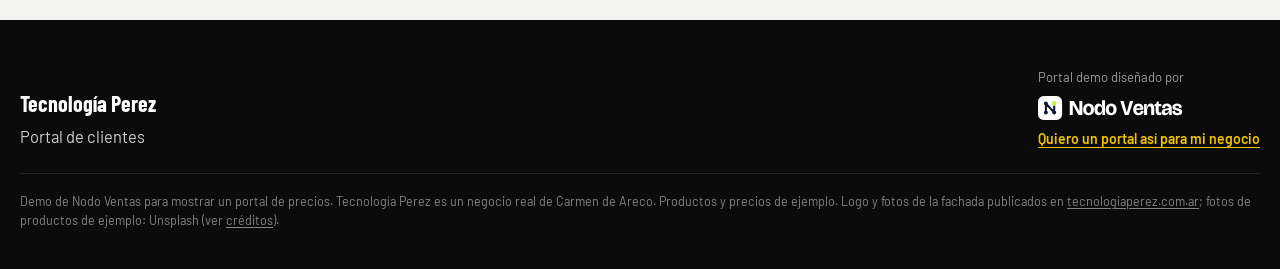
<file: admin.html>
<!DOCTYPE html>
<html lang="es-AR">
<head>
  <meta charset="utf-8">
  <meta name="viewport" content="width=device-width, initial-scale=1">
  <title>Panel del dueño · Tecnología Perez</title>
  <meta name="robots" content="noindex, nofollow">
  <link rel="icon" href="favicon.png" type="image/png">
  <link rel="icon" href="favicon.svg" type="image/svg+xml">
  <link rel="preconnect" href="https://fonts.googleapis.com">
  <link rel="preconnect" href="https://fonts.gstatic.com" crossorigin>
  <link href="https://fonts.googleapis.com/css2?family=Barlow+Condensed:wght@600;700&family=Barlow:wght@400;500;600;700&display=swap" rel="stylesheet">
  <link rel="stylesheet" href="css/app.css">
</head>
<body>
  <header class="app-head">
    <div class="wrap">
      <div class="row">
        <a class="brand wordmark" href="admin.html">
          <img class="brand-logo tile" src="img/brand/logo.png" alt="Tecnología Perez">
          <span><b>Panel del dueño</b><small id="who-name"></small></span>
        </a>
        <div class="who" style="margin-left:auto">
          <a class="btn btn-ghost btn-sm" href="catalogo.html">Ver catálogo</a>
          <button class="btn btn-ghost btn-sm" type="button" id="btn-salir">Salir</button>
        </div>
      </div>
    </div>
  </header>
  <main class="wrap">
    <div class="tabs" role="tablist">
      <button class="tab" type="button" data-tab="tab-clientes" aria-selected="true">Clientes</button>
      <button class="tab" type="button" data-tab="tab-listas" aria-selected="false">Recargos y descuentos</button>
      <button class="tab" type="button" data-tab="tab-import" aria-selected="false">Importar CSV</button>
    </div>

    <section class="panel active" id="tab-clientes">
      <h2>Clientes y listas</h2>
      <p class="meta" style="margin:8px 0 16px">Creá un cliente y asignale la lista que tiene que ver. Los tres usuarios de la demo ya están cargados.</p>
      <form id="form-cliente" class="form-grid">
        <div><label for="c-nombre">Nombre del cliente</label><input id="c-nombre" required placeholder="Taller El Cruce"></div>
        <div><label for="c-usuario">Usuario</label><input id="c-usuario" required placeholder="elcruce"></div>
        <div><label for="c-pass">Contraseña</label><input id="c-pass" placeholder="demo"></div>
        <div><label for="c-lista">Lista de precios</label>
          <select id="c-lista">
            <option value="mostrador">Mostrador (consumidor final)</option>
            <option value="taller">Taller / gremio</option>
            <option value="mayorista">Mayorista / revendedor</option>
          </select>
        </div>
        <div class="full"><button class="btn btn-primary" type="submit">Guardar cliente</button></div>
      </form>
      <p class="meta" id="c-msg"></p>
      <div class="table-wrap">
        <table class="data">
          <thead><tr><th>Usuario</th><th>Nombre</th><th>Rol</th><th>Lista</th></tr></thead>
          <tbody id="clientes-body"></tbody>
        </table>
      </div>
    </section>

    <section class="panel" id="tab-listas">
      <h2>Recargo o descuento por lista</h2>
      <p class="meta" style="margin:8px 0 16px">Se aplica sobre el precio de mostrador. Un número negativo es descuento (el taller y el mayorista de la demo entran con −18% y −32%).</p>
      <div class="rates">
        <div class="rate-card"><b>Mostrador</b><label for="r-mostrador">% sobre lista</label><input id="r-mostrador" type="number" step="1"></div>
        <div class="rate-card"><b>Taller</b><label for="r-taller">% sobre lista</label><input id="r-taller" type="number" step="1"></div>
        <div class="rate-card"><b>Mayorista</b><label for="r-mayorista">% sobre lista</label><input id="r-mayorista" type="number" step="1"></div>
      </div>
      <button class="btn btn-primary" type="button" id="btn-rates" style="margin:16px 0">Guardar porcentajes</button>
      <p class="meta" id="rates-msg"></p>
      <h3 style="margin:20px 0 10px">Vista previa de un recorte</h3>
      <div class="table-wrap">
        <table class="data">
          <thead><tr><th>Código</th><th>Producto</th><th>Mostrador</th><th>Taller</th><th>Mayorista</th></tr></thead>
          <tbody id="preview-body"></tbody>
        </table>
      </div>
    </section>

    <section class="panel" id="tab-import">
      <h2>Actualizar la lista desde un CSV</h2>
      <p class="meta" style="margin:8px 0 16px">Columnas: codigo, nombre, marca, rubro, precio_mostrador, stock, unidad. Si el código ya existe, se actualiza; si no, se agrega. Todo queda en este navegador.</p>
      <p style="margin-bottom:14px"><a class="btn btn-ghost btn-sm" href="data/lista-ejemplo.csv" download>Bajar CSV de ejemplo</a> <span class="hint" style="margin-left:8px">Demo: todo queda en este navegador.</span></p>
      <div class="drop" id="drop">
        <p>Arrastrá el archivo acá o elegilo</p>
        <input id="csv-file" type="file" accept=".csv,text/csv" style="margin:12px auto;display:block">
      </div>
      <p class="meta" id="import-msg" style="margin:12px 0"></p>
      <div class="table-wrap">
        <table class="data">
          <thead><tr><th>Código</th><th>Nombre</th><th>Marca</th><th>Mostrador</th><th>Stock</th></tr></thead>
          <tbody id="import-preview"></tbody>
        </table>
      </div>
      <div style="display:flex;gap:8px;flex-wrap:wrap;margin:16px 0 32px">
        <button class="btn btn-amber" type="button" id="btn-apply" disabled>Confirmar importación</button>
        <button class="btn btn-ghost" type="button" id="btn-reset">Volver a la lista original</button>
      </div>
    </section>
  </main>
  <script src="js/products.js"></script>
  <script src="js/core.js"></script>
  <script src="js/admin.js"></script>
</body>
</html>
</file>
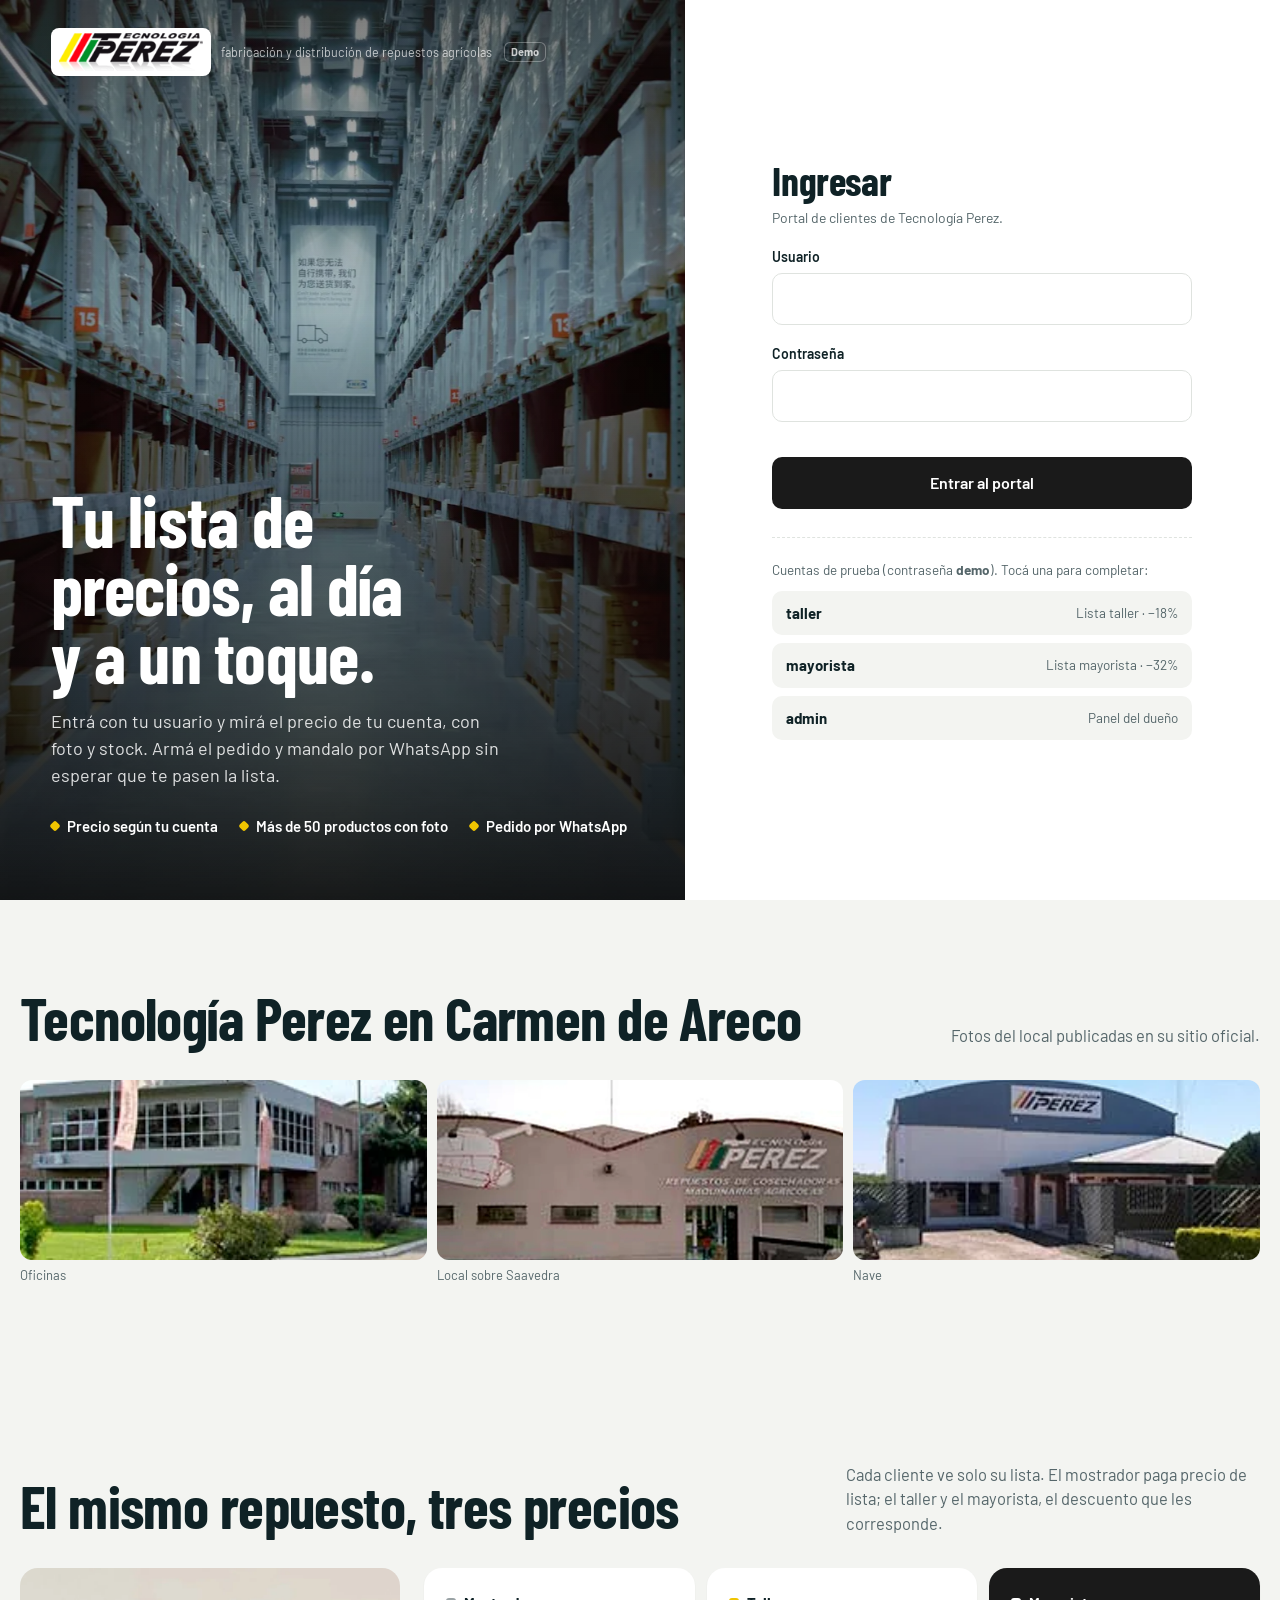
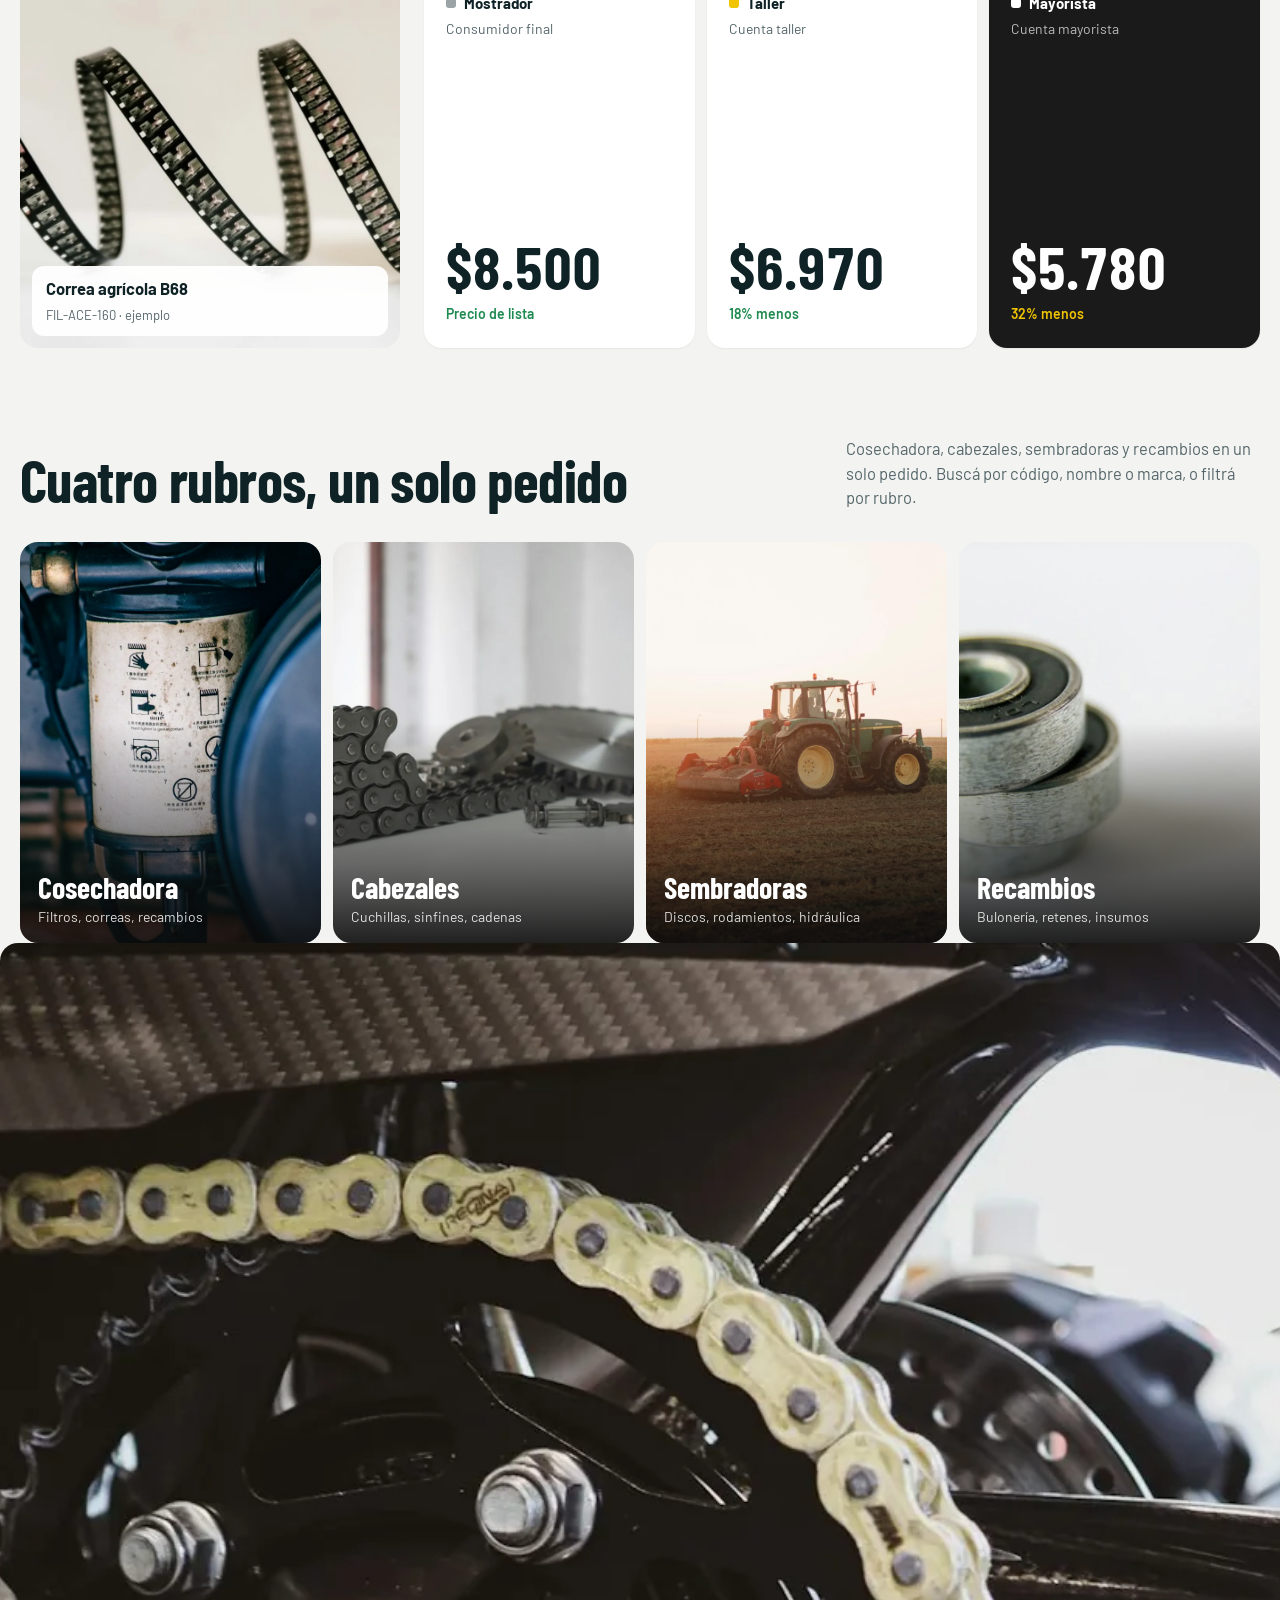
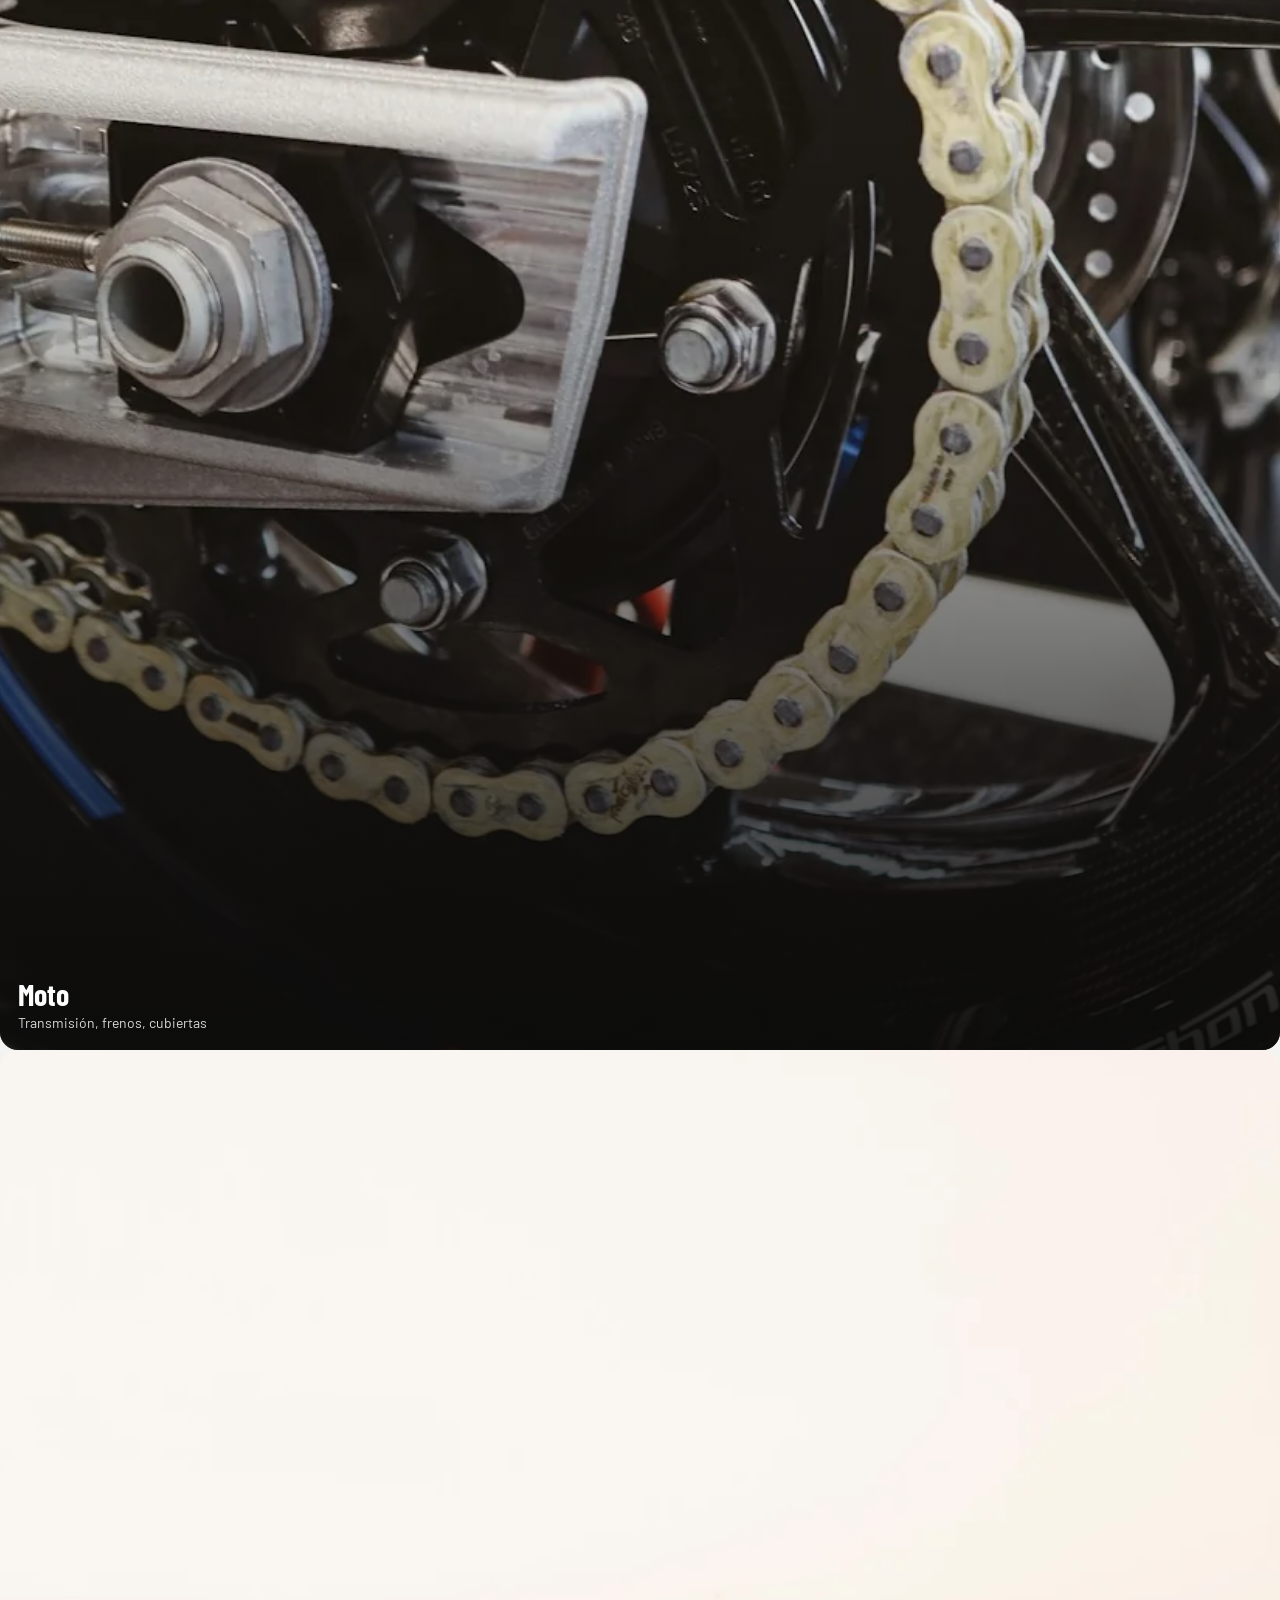
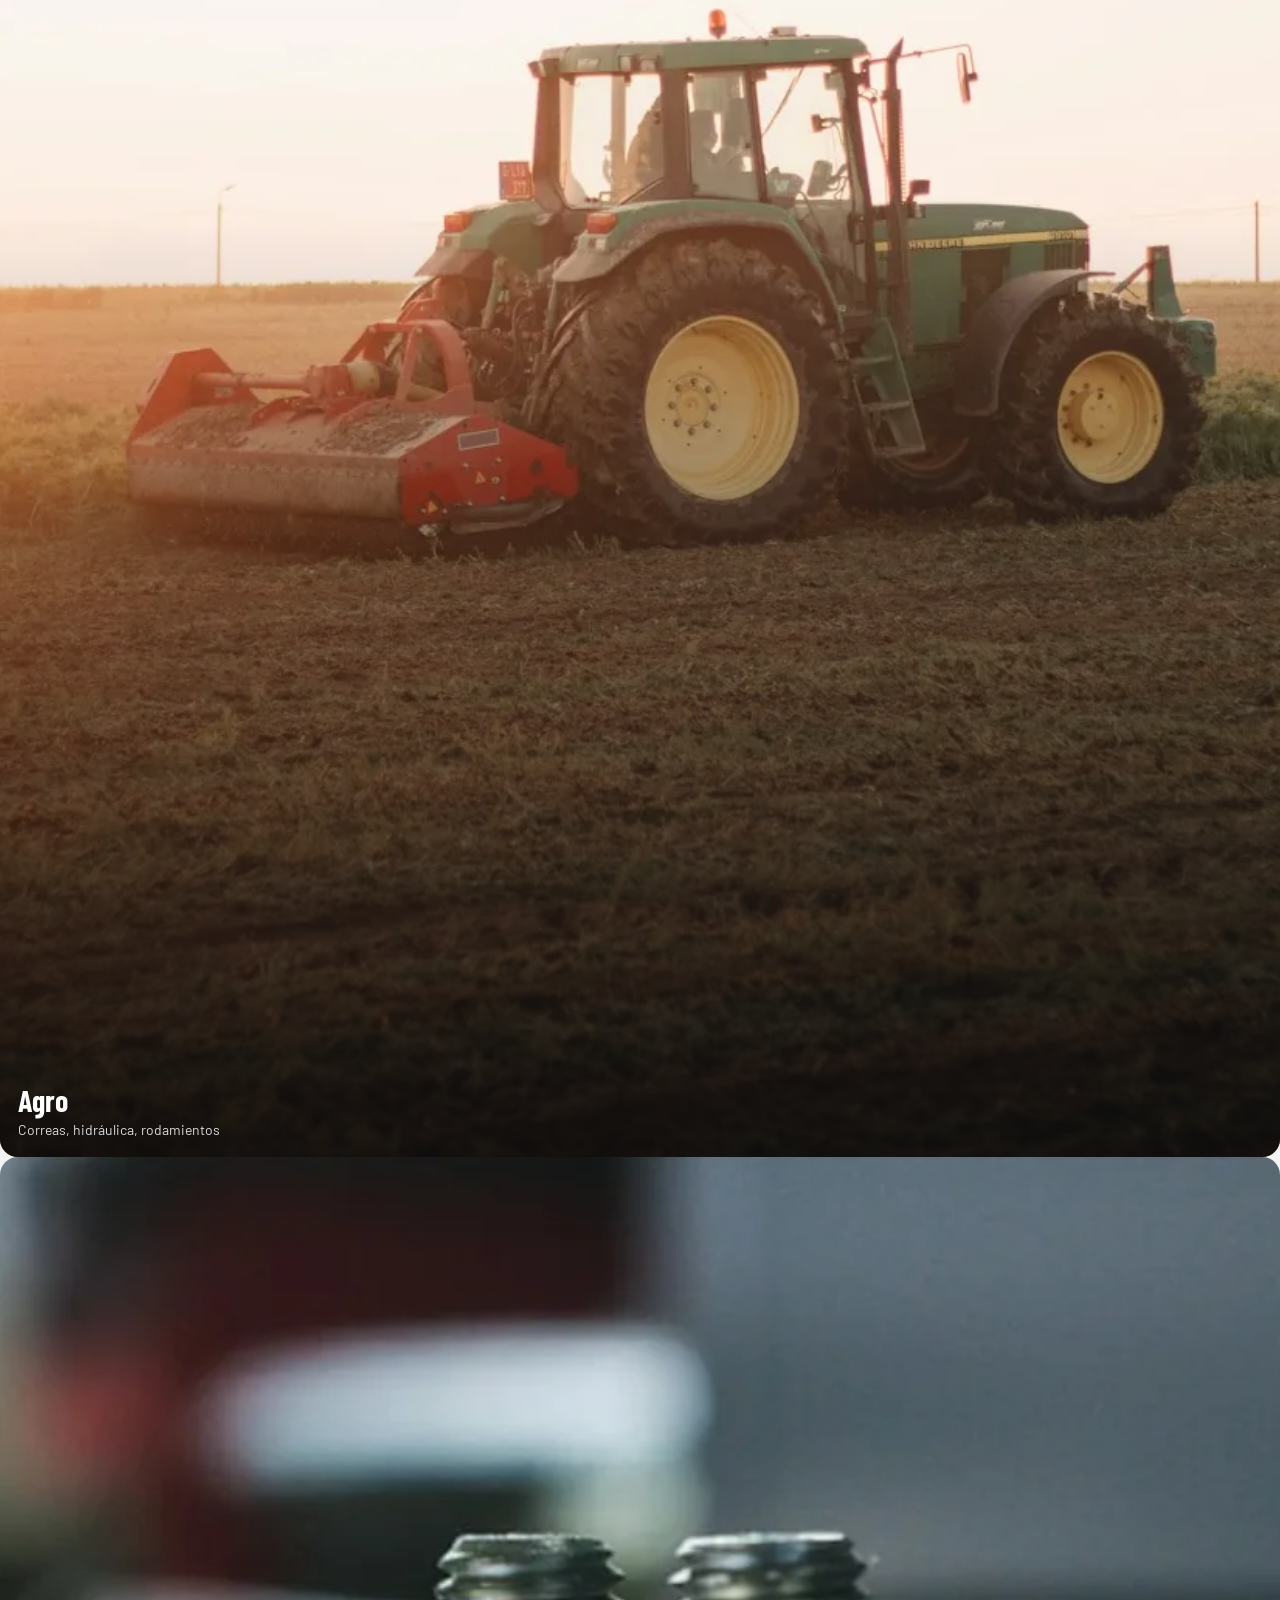
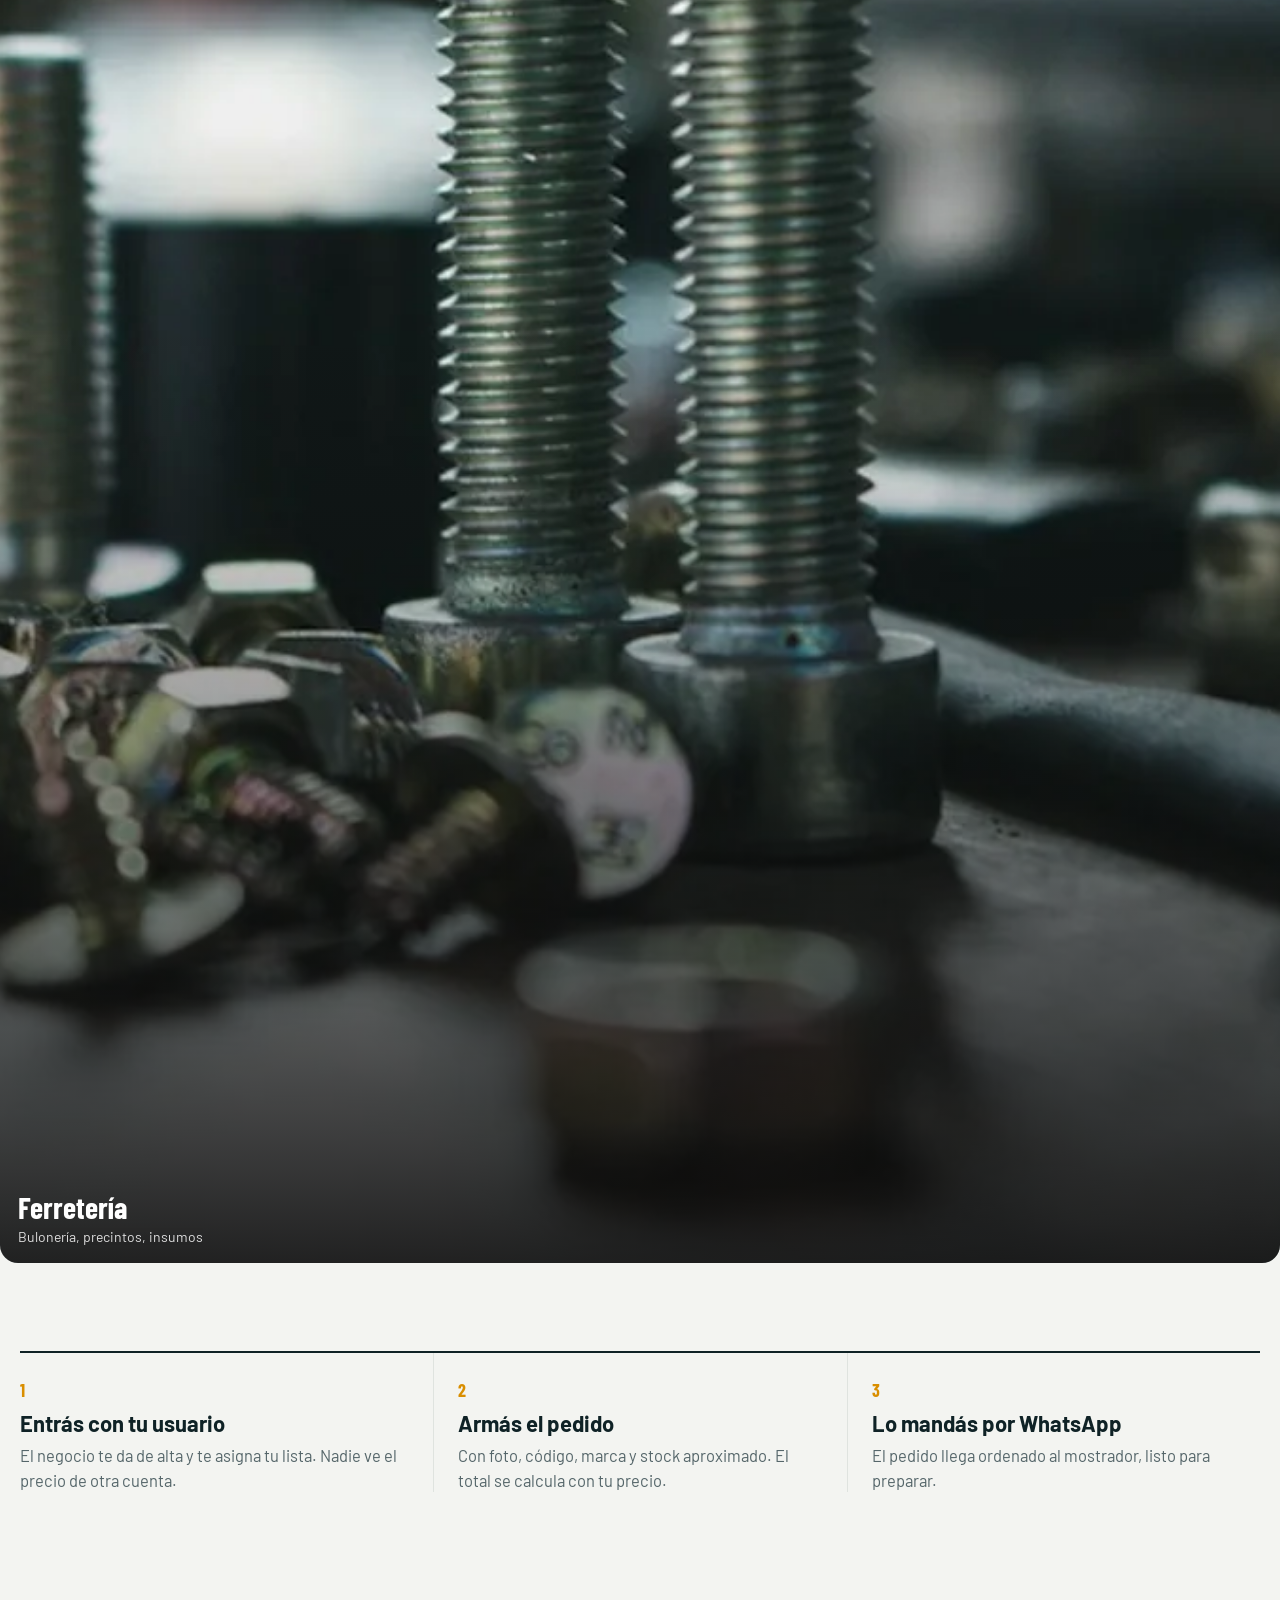
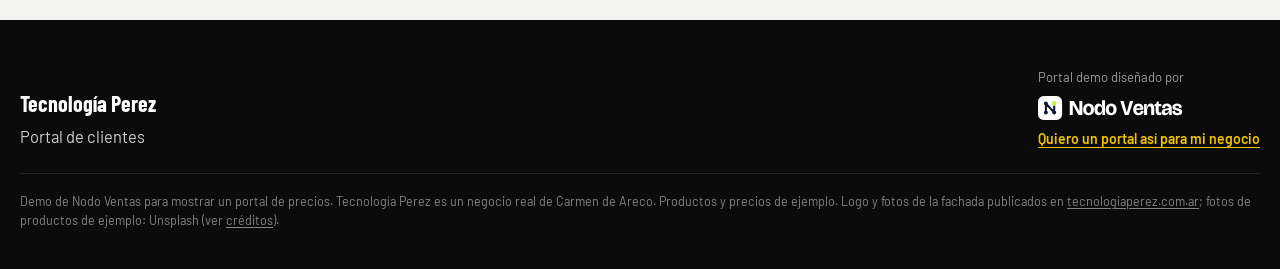
<file: catalogo.html>
<!DOCTYPE html>
<html lang="es-AR">
<head>
  <meta charset="utf-8">
  <meta name="viewport" content="width=device-width, initial-scale=1, viewport-fit=cover">
  <title>Catálogo · Tecnología Perez</title>
  <meta name="robots" content="noindex, nofollow">
  <meta name="theme-color" content="#FFFFFF">
  <link rel="icon" href="favicon.png" type="image/png">
  <link rel="icon" href="favicon.svg" type="image/svg+xml">
  <link rel="preconnect" href="https://fonts.googleapis.com">
  <link rel="preconnect" href="https://fonts.gstatic.com" crossorigin>
  <link href="https://fonts.googleapis.com/css2?family=Barlow+Condensed:wght@600;700&family=Barlow:wght@400;500;600;700&display=swap" rel="stylesheet">
  <link rel="stylesheet" href="css/app.css">
</head>
<body>
  <header class="app-head">
    <div class="wrap">
      <div class="row">
        <a class="brand wordmark" href="catalogo.html">
          <img class="brand-logo tile" src="img/brand/logo.png" alt="Tecnología Perez">
          <span><b>Tecnología Perez</b><small>Portal de clientes</small></span>
        </a>
        <div class="search">
          <svg viewBox="0 0 24 24" aria-hidden="true"><circle cx="11" cy="11" r="7" fill="none" stroke="currentColor" stroke-width="2"/><path d="M20 20l-3.5-3.5" stroke="currentColor" stroke-width="2" stroke-linecap="round"/></svg>
          <input id="q" type="search" placeholder="Buscar por código, nombre o marca" aria-label="Buscar productos">
        </div>
        <div class="who">
          <div class="who-card"><b id="who-name"></b><span class="badge-list" id="who-list">Lista</span></div>
          <a class="btn btn-ghost btn-sm" id="admin-link" hidden href="admin.html">Panel</a>
          <button class="btn btn-ghost btn-sm hide-sm" type="button" id="btn-salir">Salir</button>
          <button class="btn btn-primary btn-sm cart-btn" type="button" id="btn-cart" aria-label="Ver pedido">Pedido <span class="cart-count" id="cart-count" hidden>0</span></button>
        </div>
      </div>
      <div class="filters" id="filters">
        <div id="rubros" style="display:flex;gap:8px"></div>
        <select id="filtro-marca" aria-label="Marca"></select>
        <span class="meta" id="count"></span>
      </div>
    </div>
  </header>

  <main class="wrap">
    <div class="grid" id="grid" aria-live="polite"></div>
    <p class="hint" style="padding-bottom:40px">Demo de Nodo Ventas (productos y precios de ejemplo). Sitio de <a href="oferta/">Nodo Ventas</a>. <button class="btn-link" type="button" id="btn-salir-2" style="border:0;background:none;padding:0;text-decoration:underline;color:inherit">Salir</button></p>
  </main>

  <div class="drawer-bg" id="drawer" hidden>
    <aside class="drawer" role="dialog" aria-modal="true" aria-labelledby="cart-title">
      <div class="drawer-head">
        <div><h2 id="cart-title">Tu pedido</h2><p id="cart-sub">Con los precios de tu lista</p></div>
        <button class="x" type="button" data-close aria-label="Cerrar">×</button>
      </div>
      <div id="cart-items"></div>
      <div class="drawer-foot">
        <div class="cart-total"><span>Total</span><b id="cart-total">$0</b></div>
        <button class="btn btn-wa" type="button" id="btn-wa">
          <svg viewBox="0 0 32 32" aria-hidden="true"><path fill="currentColor" d="M16 3C9 3 3.3 8.6 3.3 15.6c0 2.4.7 4.7 1.9 6.7L3 29l6.9-2.1c1.9 1 4 1.6 6.1 1.6 7 0 12.7-5.6 12.7-12.6S23 3 16 3zm0 23.2c-1.9 0-3.8-.5-5.4-1.5l-.4-.2-4.1 1.2 1.2-4-.3-.4a10.4 10.4 0 0 1-1.6-5.6C5.4 9.9 10.1 5.3 16 5.3s10.6 4.6 10.6 10.3S21.9 26.2 16 26.2zm5.8-7.7c-.3-.2-1.9-.9-2.2-1-.3-.1-.5-.2-.7.2-.2.3-.8 1-1 1.2-.2.2-.4.2-.7.1-.3-.2-1.3-.5-2.5-1.6-.9-.8-1.6-1.8-1.7-2.1-.2-.3 0-.5.1-.6l.5-.6c.2-.2.2-.3.3-.6.1-.2 0-.4 0-.6l-1-2.4c-.3-.6-.5-.5-.7-.5h-.6c-.2 0-.6.1-.9.4-.3.3-1.2 1.1-1.2 2.7s1.2 3.2 1.4 3.4c.2.2 2.4 3.6 5.8 5 2.9 1.1 3.4.9 4 .8.6-.1 1.9-.8 2.2-1.5.3-.8.3-1.4.2-1.5-.1-.2-.3-.3-.6-.4z"/></svg>
          Enviar pedido por WhatsApp
        </button>
        <button class="btn btn-mail" type="button" id="btn-mail">Enviar por mail</button>
      </div>
    </aside>
  </div>

  <div class="wa-screen" id="wa-screen" hidden>
    <div class="wa-stage">
      <div class="wa-phone">
        <div class="wa-app">
          <div class="wa-top">
            <span class="back" aria-hidden="true">‹</span>
            <span class="ava"><svg viewBox="0 0 64 64" aria-hidden="true"><rect width="64" height="64" fill="#0E3B43"/><path d="M32 13l16.5 9.5v19L32 51 15.5 41.5v-19z" fill="#F2A516"/><circle cx="32" cy="32" r="7.5" fill="#0E3B43"/></svg></span>
            <span><b>Tecnología Perez</b><small id="wa-status">en línea</small></span>
            <span class="icons" aria-hidden="true"><svg viewBox="0 0 24 24"><path fill="currentColor" d="M17 10.5V7a1 1 0 0 0-1-1H4a1 1 0 0 0-1 1v10a1 1 0 0 0 1 1h12a1 1 0 0 0 1-1v-3.5l4 4v-11l-4 4z"/></svg><svg viewBox="0 0 24 24"><path fill="currentColor" d="M6.6 10.8a15.1 15.1 0 0 0 6.6 6.6l2.2-2.2a1 1 0 0 1 1-.2c1.1.4 2.3.6 3.6.6a1 1 0 0 1 1 1V20a1 1 0 0 1-1 1C10.6 21 3 13.4 3 4a1 1 0 0 1 1-1h3.5a1 1 0 0 1 1 1c0 1.3.2 2.5.6 3.6a1 1 0 0 1-.2 1l-2.3 2.2z"/></svg></span>
          </div>
          <div class="wa-msgs" id="wa-msgs"></div>
          <div class="wa-input"><span>Mensaje</span><i><svg viewBox="0 0 24 24" aria-hidden="true"><path fill="currentColor" d="M12 15a3 3 0 0 0 3-3V6a3 3 0 1 0-6 0v6a3 3 0 0 0 3 3zm5-3a5 5 0 0 1-10 0H5a7 7 0 0 0 6 6.9V21h2v-2.1A7 7 0 0 0 19 12h-2z"/></svg></i></div>
        </div>
      </div>
      <div class="wa-side">
        <h2>Pedido enviado</h2>
        <p>El mostrador recibe el pedido ordenado, con código, cantidad y el precio de tu lista.</p>
        <a class="btn btn-wa" id="wa-open" href="#" target="_blank" rel="noopener">Abrir en WhatsApp</a>
        <button class="btn btn-ghost" type="button" id="wa-done">Volver al catálogo</button>
        <p class="fine">Demo: “Abrir en WhatsApp” usa un número de prueba (+54 9 11 0000-0000), no el de un negocio real.</p>
      </div>
    </div>
  </div>

  <div class="modal" id="modal" hidden>
    <div class="sheet" role="dialog" aria-modal="true" aria-labelledby="modal-title">
      <h2 id="modal-title">Pedido por mail</h2>
      <p class="hint" id="modal-intro" style="margin:8px 0 12px">Así le llega el mail al negocio. En la demo no se envía.</p>
      <pre class="preview" id="modal-preview"></pre>
      <button class="btn btn-primary" type="button" data-close style="margin-top:14px;width:100%">Listo</button>
    </div>
  </div>

  <div class="toast" id="toast" role="status"></div>
  <script src="js/products.js"></script>
  <script src="js/core.js"></script>
  <script src="js/catalog.js"></script>
</body>
</html>
</file>
<file: css/app.css>
:root {
  --petrol: #1A1A1A;
  --petrol-2: #2C2C2C;
  --petrol-ink: #0B0B0B;
  --amber: #F0C400;
  --amber-ink: #D98E00;
  --paper: #F3F4F1;
  --white: #FFFFFF;
  --ink: #0F2226;
  --soft: #55666A;
  --line: #DFE3DF;
  --ok: #1E8A50;
  --low: #B45309;
  --out: #9AA3A5;
  --wa: #25D366;
  --wa-dark: #008069;
  --font: "Barlow", "Helvetica Neue", Arial, sans-serif;
  --display: "Barlow Condensed", "Barlow", "Arial Narrow", sans-serif;
  --max: 1240px;
  --ease: cubic-bezier(.16, 1, .3, 1);
}
*, *::before, *::after { box-sizing: border-box; }
html { -webkit-text-size-adjust: 100%; scroll-behavior: smooth; }
@media (prefers-reduced-motion: reduce) { html { scroll-behavior: auto; } *, *::before, *::after { animation: none !important; transition: none !important; } }
body { margin: 0; background: var(--paper); color: var(--ink); font-family: var(--font); font-size: 16.5px; line-height: 1.5; -webkit-font-smoothing: antialiased; }
::selection { background: var(--amber); color: var(--petrol-ink); }
img { max-width: 100%; display: block; }
a { color: inherit; text-underline-offset: .18em; }
button, input, select { font: inherit; color: inherit; }
button { cursor: pointer; }
:focus-visible { outline: 3px solid var(--amber); outline-offset: 2px; border-radius: 6px; }
h1, h2, h3 { margin: 0; line-height: 1.02; text-wrap: balance; }
h1, h2 { font-family: var(--display); font-weight: 700; letter-spacing: -0.01em; }
p { margin: 0; }
.wrap { width: min(var(--max), calc(100% - 32px)); margin-inline: auto; }
.mono, .sku { font-variant-numeric: tabular-nums; }
.skip { position: absolute; left: 12px; top: -48px; z-index: 100; background: var(--amber); padding: 8px 12px; border-radius: 8px; }
.skip:focus { top: 12px; }
[hidden] { display: none !important; }

/* brand */
.brand { display: inline-flex; align-items: center; gap: 10px; text-decoration: none; min-width: 0; }
.brand .mark { width: 38px; height: 38px; flex: 0 0 38px; }
.brand b { display: block; font-family: var(--display); font-size: 21px; font-weight: 700; letter-spacing: .005em; line-height: 1; white-space: nowrap; }
.brand small { display: block; font-size: 12.5px; color: var(--soft); white-space: nowrap; }
.on-dark .brand small { color: rgba(255,255,255,.7); }
.demo-tag { font-size: 11px; font-weight: 700; padding: 2px 7px; border-radius: 6px; text-decoration: none; color: var(--soft); box-shadow: inset 0 0 0 1px var(--line); }
.on-dark .demo-tag { color: rgba(255,255,255,.75); box-shadow: inset 0 0 0 1px rgba(255,255,255,.3); }

/* buttons */
.btn { display: inline-flex; align-items: center; justify-content: center; gap: 8px; min-height: 48px; padding: 0 20px; border-radius: 10px; border: 0; font-weight: 600; font-size: 16px; text-decoration: none; transition: background .2s, transform .15s var(--ease), box-shadow .2s; white-space: nowrap; }
.btn:active { transform: scale(.98); }
.btn-sm { min-height: 40px; padding: 0 14px; font-size: 15px; }
.btn-primary { background: var(--petrol); color: #fff; }
.btn-primary:hover { background: var(--petrol-2); }
.btn-amber { background: var(--amber); color: var(--petrol-ink); }
.btn-amber:hover { background: var(--amber-ink); }
.btn-ghost { background: transparent; color: var(--ink); box-shadow: inset 0 0 0 1.5px var(--line); }
.btn-ghost:hover { box-shadow: inset 0 0 0 1.5px var(--ink); }
.btn-wa { background: var(--wa); color: #fff; }
.btn-wa:hover { background: #1EBE5B; }
.btn-mail { background: #fff; color: var(--ink); box-shadow: inset 0 0 0 1.5px var(--line); }
.btn[disabled] { opacity: .45; cursor: not-allowed; }
.btn svg { width: 20px; height: 20px; }

/* ===== login / landing ===== */
.landing { display: grid; grid-template-columns: 1.15fr 1fr; min-height: 100svh; }
.landing-photo { position: relative; color: #fff; display: flex; flex-direction: column; justify-content: space-between; padding: 28px clamp(20px, 4vw, 56px) 48px; overflow: hidden; background: var(--petrol-ink); }
.landing-photo > img { position: absolute; inset: 0; width: 100%; height: 100%; object-fit: cover; animation: settle 1.6s var(--ease) both; }
.landing-photo::before { content: ""; position: absolute; inset: 0; z-index: 1; background: linear-gradient(180deg, rgba(11,11,11,0.55) 0%, rgba(11,11,11,0.15) 35%, rgba(11,11,11,0.92) 100%); }
.landing-photo > *:not(img) { position: relative; z-index: 2; }
.landing-top { display: flex; align-items: center; gap: 12px; }
.landing-copy h1 { font-size: clamp(44px, 5.6vw, 84px); line-height: .95; text-transform: none; max-width: 13ch; }
.landing-copy p { margin-top: 18px; max-width: 46ch; color: rgba(255,255,255,.85); font-size: 18px; }
.landing-facts { display: flex; flex-wrap: wrap; gap: 10px 22px; margin-top: 26px; padding: 0; list-style: none; font-weight: 600; font-size: 15px; }
.landing-facts li { display: flex; align-items: center; gap: 8px; }
.landing-facts li::before { content: ""; width: 8px; height: 8px; border-radius: 2px; background: var(--amber); transform: rotate(45deg); }
.landing-photo .hero-video { width: min(100%, 320px); aspect-ratio: 9 / 16; margin: 22px 0 8px; border-radius: 22px; overflow: hidden; background: #000; box-shadow: 0 28px 60px -18px rgba(0,0,0,.65), 0 0 0 1px rgba(255,255,255,.12); }
.landing-photo .hero-video video { width: 100%; height: 100%; display: block; object-fit: contain; background: #000; }
@keyframes settle { from { transform: scale(1.06); } }
.landing-form { display: flex; flex-direction: column; justify-content: center; padding: 40px clamp(20px, 5vw, 72px); background: var(--white); }
.login-card { width: min(420px, 100%); margin-inline: auto; }
.login-card h2 { font-size: 40px; }
.login-card .hint { color: var(--soft); margin-top: 6px; }
.login-card label { display: block; font-weight: 600; font-size: 14px; margin: 18px 0 6px; }
.field { width: 100%; height: 52px; border-radius: 10px; border: 1.5px solid var(--line); padding: 0 14px; font-size: 16px; background: #fff; transition: border-color .2s, box-shadow .2s; }
.field:focus { outline: none; border-color: var(--petrol); box-shadow: 0 0 0 4px rgba(26,26,26,0.12); }
.err { color: #B42318; font-size: 14px; min-height: 1.4em; margin-top: 10px; }
.login-card .btn-primary { width: 100%; margin-top: 6px; height: 52px; }
.demo-users { margin-top: 28px; padding-top: 22px; border-top: 1px dashed var(--line); }
.demo-users p { font-size: 13.5px; color: var(--soft); margin-bottom: 10px; }
.chips { display: grid; gap: 8px; }
.chip { display: flex; justify-content: space-between; align-items: center; gap: 10px; width: 100%; padding: 11px 14px; border-radius: 10px; border: 0; background: var(--paper); text-align: left; transition: background .2s; }
.chip:hover { background: #E8EAE5; }
.chip b { font-size: 15px; } .chip span { font-size: 13.5px; color: var(--soft); }
@media (max-width: 900px) {
  .landing { grid-template-columns: 1fr; }
  .landing-photo { min-height: 0; }
  .landing-photo .hero-video { width: min(100%, calc(68svh * 9 / 16), 380px); margin: 20px auto 16px; }
}

.band { padding: 88px 0; }
.band-head { display: flex; flex-wrap: wrap; justify-content: space-between; align-items: end; gap: 16px 48px; margin-bottom: 32px; }
.band-head h2 { font-size: clamp(36px, 4.6vw, 60px); }
.band-head p { max-width: 46ch; color: var(--soft); }
.compare { display: grid; grid-template-columns: minmax(260px, 380px) 1fr; gap: 24px; align-items: stretch; }
.compare-photo { position: relative; border-radius: 18px; overflow: hidden; background: #fff; }
.compare-photo img { width: 100%; height: 100%; object-fit: cover; aspect-ratio: 1; }
.compare-photo figcaption { position: absolute; left: 12px; right: 12px; bottom: 12px; background: rgba(255,255,255,.94); border-radius: 12px; padding: 10px 14px; }
.compare-photo figcaption b { display: block; } .compare-photo figcaption span { font-size: 13px; color: var(--soft); }
.tiers { display: grid; grid-template-columns: repeat(3, 1fr); gap: 12px; }
.tier { background: #fff; border-radius: 18px; padding: 24px 22px; display: flex; flex-direction: column; justify-content: space-between; gap: 32px; box-shadow: 0 1px 2px rgba(15,34,38,.06); }
.tier .tier-name { font-weight: 700; font-size: 15px; display: flex; align-items: center; gap: 8px; }
.tier .tier-name i { width: 10px; height: 10px; border-radius: 3px; }
.tier .who { font-size: 14px; color: var(--soft); margin-top: 4px; }
.tier .amt { font-family: var(--display); font-size: clamp(40px, 4.6vw, 64px); font-weight: 700; line-height: 1; font-variant-numeric: tabular-nums; }
.tier .off { font-size: 14px; font-weight: 600; color: var(--ok); margin-top: 6px; }
.tier.t-c i { background: var(--out); } .tier.t-t i { background: var(--amber); } .tier.t-m i { background: var(--petrol); }
.tier.t-m { background: var(--petrol); color: #fff; } .tier.t-m .who { color: rgba(255,255,255,.7); } .tier.t-m .off { color: var(--amber); } .tier.t-m i { background: #fff; }
@media (max-width: 860px) { .compare { grid-template-columns: 1fr; } .tiers { grid-template-columns: 1fr; } .tier { flex-direction: row; align-items: center; gap: 16px; } .tier .amt { font-size: 40px; text-align: right; } }

.rubros { display: grid; grid-template-columns: repeat(4, 1fr); gap: 12px; }
.rubro { position: relative; aspect-ratio: 3 / 4; border-radius: 18px; overflow: hidden; color: #fff; isolation: isolate; }
.rubro img { position: absolute; inset: 0; width: 100%; height: 100%; object-fit: cover; z-index: -1; transition: transform .8s var(--ease); }
.rubro::after { content: ""; position: absolute; inset: 0; z-index: -1; background: linear-gradient(180deg, transparent 45%, rgba(11,11,11,0.9)); }
.rubro:hover img { transform: scale(1.05); }
.rubro div { position: absolute; left: 18px; right: 18px; bottom: 16px; }
.rubro h3 { font-family: var(--display); font-size: 30px; font-weight: 700; }
.rubro span { font-size: 14px; opacity: .85; }
@media (max-width: 860px) { .rubros { grid-template-columns: repeat(2, 1fr); } }

.how { display: grid; grid-template-columns: repeat(3, 1fr); border-top: 2px solid var(--ink); }
.how article { padding: 24px 24px 0 0; }
.how article + article { padding-left: 24px; border-left: 1px solid var(--line); }
.how b { font-family: var(--display); font-size: 18px; color: var(--amber-ink); }
.how h3 { font-size: 22px; margin-top: 8px; }
.how p { color: var(--soft); margin-top: 8px; }
@media (max-width: 860px) { .how { grid-template-columns: 1fr; } .how article + article { padding-left: 0; border-left: 0; border-top: 1px solid var(--line); margin-top: 20px; } }

.site-foot { background: var(--petrol-ink); color: rgba(255,255,255,.8); padding: 48px 0 40px; margin-top: 40px; }
.site-foot .wrap { display: flex; flex-wrap: wrap; justify-content: space-between; gap: 24px; align-items: flex-end; }
.made-by { display: grid; gap: 8px; justify-items: start; font-size: 13px; color: rgba(255,255,255,.6); }
.made-by img { height: 24px; width: auto; }
.made-by a.link { color: var(--amber); font-weight: 600; font-size: 14px; }
.legal { width: 100%; font-size: 12.5px; color: rgba(255,255,255,.5); border-top: 1px solid rgba(255,255,255,.1); padding-top: 18px; }

/* ===== app (catalog/admin) ===== */
.app-head { position: sticky; top: 0; z-index: 30; background: rgba(255,255,255,.94); backdrop-filter: saturate(1.4) blur(12px); border-bottom: 1px solid var(--line); }
.app-head .row { display: flex; align-items: center; gap: 16px; min-height: 68px; }
.search { flex: 1; position: relative; max-width: 560px; }
.search input { width: 100%; height: 46px; border-radius: 10px; border: 1.5px solid var(--line); background: var(--paper); padding: 0 14px 0 42px; font-size: 16px; }
.search input:focus { outline: none; border-color: var(--petrol); background: #fff; }
.search svg { position: absolute; left: 13px; top: 13px; width: 20px; height: 20px; color: var(--soft); }
.who { display: flex; align-items: center; gap: 8px; margin-left: auto; }
.who-card { display: flex; flex-direction: column; align-items: flex-end; line-height: 1.15; }
.who-card b { font-size: 14.5px; } 
.badge-list { font-size: 12.5px; font-weight: 700; padding: 3px 8px; border-radius: 6px; background: #FFF3D6; color: #8A5300; }
.badge-list.l-mayorista { background: var(--petrol); color: #fff; }
.cart-btn { position: relative; }
.cart-count { min-width: 22px; height: 22px; padding: 0 6px; border-radius: 11px; background: var(--amber); color: var(--petrol-ink); font-size: 13px; font-weight: 700; display: inline-grid; place-items: center; }
.cart-count.bump { animation: bump .4s var(--ease); }
@keyframes bump { 40% { transform: scale(1.35); } }
.filters { display: flex; align-items: center; gap: 8px; padding: 10px 0 12px; overflow-x: auto; scrollbar-width: none; }
.filters::-webkit-scrollbar { display: none; }
.rubro-chip { flex: 0 0 auto; height: 38px; padding: 0 14px; border-radius: 999px; border: 0; background: var(--paper); font-weight: 600; font-size: 14.5px; color: var(--ink); }
.rubro-chip[aria-pressed="true"] { background: var(--petrol); color: #fff; }
.filters select { height: 38px; border-radius: 999px; border: 1.5px solid var(--line); background: #fff; padding: 0 12px; font-size: 14.5px; }
.filters .meta { margin-left: auto; white-space: nowrap; color: var(--soft); font-size: 14px; }
@media (max-width: 760px) {
  .app-head .row { flex-wrap: wrap; gap: 10px; padding: 10px 0 0; }
  .search { order: 3; flex-basis: 100%; max-width: none; }
  .who-card b, .hide-sm { display: none; }
  .brand small { display: none; }
}

.grid { display: grid; grid-template-columns: repeat(auto-fill, minmax(232px, 1fr)); gap: 14px; padding: 22px 0 64px; }
.card { background: #fff; border-radius: 16px; overflow: hidden; display: flex; flex-direction: column; box-shadow: 0 1px 2px rgba(15,34,38,.06); transition: box-shadow .25s var(--ease), transform .25s var(--ease); }
.card:hover { box-shadow: 0 18px 36px -18px rgba(15,34,38,.35); transform: translateY(-2px); }
.card .pic { position: relative; aspect-ratio: 4 / 3; background: #E9ECE8; overflow: hidden; }
.card .pic img { width: 100%; height: 100%; object-fit: cover; }
.card .pic .off { position: absolute; left: 10px; top: 10px; font-size: 12.5px; font-weight: 700; padding: 3px 8px; border-radius: 6px; background: var(--amber); color: var(--petrol-ink); }
.card .body { padding: 14px 14px 14px; display: flex; flex-direction: column; flex: 1; }
.card .sku { font-size: 12.5px; font-weight: 600; color: var(--soft); letter-spacing: .02em; }
.card h3 { font-size: 16.5px; font-weight: 600; line-height: 1.25; margin-top: 3px; }
.card .meta { font-size: 13.5px; color: var(--soft); margin-top: 3px; }
.price-row { display: flex; align-items: baseline; gap: 8px; margin-top: 12px; flex-wrap: wrap; }
.card .price { font-family: var(--display); font-size: 30px; font-weight: 700; line-height: 1; font-variant-numeric: tabular-nums; }
.card .was { font-size: 13.5px; color: var(--soft); text-decoration: line-through; }
.stock { display: inline-flex; align-items: center; gap: 6px; font-size: 13px; font-weight: 600; margin-top: 8px; }
.stock::before { content: ""; width: 7px; height: 7px; border-radius: 50%; background: currentColor; }
.stock.ok { color: var(--ok); } .stock.low { color: var(--low); } .stock.out { color: var(--out); }
.qtyrow { display: flex; gap: 8px; margin-top: auto; padding-top: 14px; }
.stepper { display: flex; align-items: center; border-radius: 10px; box-shadow: inset 0 0 0 1.5px var(--line); }
.stepper button { width: 34px; height: 40px; border: 0; background: transparent; font-size: 18px; font-weight: 600; }
.stepper input { width: 34px; height: 40px; border: 0; text-align: center; font-weight: 600; background: transparent; -moz-appearance: textfield; }
.stepper input::-webkit-inner-spin-button { -webkit-appearance: none; }
.qtyrow .btn { flex: 1; min-height: 40px; }
.empty { grid-column: 1 / -1; padding: 48px; text-align: center; color: var(--soft); background: #fff; border-radius: 16px; }

.toast { position: fixed; left: 50%; bottom: 22px; z-index: 90; transform: translate(-50%, 20px); opacity: 0; background: var(--petrol-ink); color: #fff; padding: 12px 18px; border-radius: 12px; font-weight: 600; font-size: 15px; box-shadow: 0 18px 40px -12px rgba(0,0,0,.4); transition: opacity .25s, transform .35s var(--ease); pointer-events: none; }
.toast.show { opacity: 1; transform: translate(-50%, 0); }

/* drawer */
.drawer-bg { position: fixed; inset: 0; z-index: 60; background: rgba(10,30,34,.45); backdrop-filter: blur(3px); display: flex; justify-content: flex-end; }
.drawer { width: min(440px, 100%); height: 100%; background: #fff; display: flex; flex-direction: column; animation: slide .4s var(--ease); }
@keyframes slide { from { transform: translateX(40px); opacity: 0; } }
.drawer-head { display: flex; justify-content: space-between; align-items: center; padding: 20px 20px 14px; border-bottom: 1px solid var(--line); }
.drawer-head h2 { font-size: 30px; }
.drawer-head p { font-size: 13.5px; color: var(--soft); }
.x { width: 40px; height: 40px; border-radius: 50%; border: 0; background: var(--paper); font-size: 22px; line-height: 1; }
#cart-items { flex: 1; overflow: auto; padding: 8px 20px; }
.cart-item { display: grid; grid-template-columns: 56px 1fr auto; gap: 12px; align-items: center; padding: 12px 0; border-bottom: 1px solid var(--line); }
.cart-item img { width: 56px; height: 56px; border-radius: 10px; object-fit: cover; }
.cart-item strong { display: block; font-size: 15px; line-height: 1.25; }
.cart-item .meta { font-size: 13px; color: var(--soft); }
.cart-item .amt { font-weight: 700; font-variant-numeric: tabular-nums; text-align: right; }
.cart-item .del { border: 0; background: none; color: var(--soft); font-size: 13px; text-decoration: underline; padding: 0; margin-top: 2px; }
.drawer-foot { padding: 16px 20px 20px; border-top: 1px solid var(--line); display: grid; gap: 10px; }
.cart-total { display: flex; justify-content: space-between; align-items: baseline; font-weight: 600; }
.cart-total b { font-family: var(--display); font-size: 32px; font-variant-numeric: tabular-nums; }
.hint { color: var(--soft); font-size: 14px; }

/* whatsapp screen */
.wa-screen { position: fixed; inset: 0; z-index: 70; background: rgba(10,30,34,.6); backdrop-filter: blur(6px); display: grid; place-items: center; padding: 16px; overflow: auto; }
.wa-stage { display: grid; grid-template-columns: auto minmax(0, 300px); gap: 40px; align-items: center; }
.wa-phone { width: min(380px, calc(100vw - 32px)); height: min(760px, calc(100svh - 120px)); border-radius: 44px; padding: 10px; background: #0B1416; box-shadow: 0 40px 80px -20px rgba(0,0,0,.6), inset 0 0 0 2px #26363A; display: flex; animation: rise .5s var(--ease); }
@keyframes rise { from { transform: translateY(30px); opacity: 0; } }
.wa-app { flex: 1; border-radius: 34px; overflow: hidden; display: flex; flex-direction: column; background: #EFEAE2; font-family: -apple-system, "Segoe UI", Roboto, Helvetica, Arial, sans-serif; }
.wa-top { display: flex; align-items: center; gap: 10px; padding: 34px 14px 12px; background: var(--wa-dark); color: #fff; }
.wa-top .back { font-size: 26px; line-height: 1; }
.wa-top .ava { width: 38px; height: 38px; border-radius: 50%; overflow: hidden; flex: 0 0 38px; }
.wa-top .ava svg { width: 100%; height: 100%; }
.wa-top b { display: block; font-size: 16px; font-weight: 600; }
.wa-top small { font-size: 12.5px; opacity: .85; }
.wa-top .icons { margin-left: auto; display: flex; gap: 18px; opacity: .95; }
.wa-top .icons svg { width: 22px; height: 22px; }
.wa-msgs { flex: 1; overflow: auto; padding: 12px 10px; display: flex; flex-direction: column; gap: 6px; background-color: #EFEAE2; background-image: radial-gradient(rgba(0,0,0,.035) 1px, transparent 1px); background-size: 14px 14px; }
.wa-day { align-self: center; background: #fff; color: #54656F; font-size: 12px; padding: 5px 10px; border-radius: 8px; box-shadow: 0 1px 1px rgba(0,0,0,.08); margin: 4px 0; }
.wa-sys { align-self: center; background: #FFF5C4; color: #54656F; font-size: 12px; padding: 6px 10px; border-radius: 8px; text-align: center; max-width: 90%; }
.bubble { max-width: 88%; padding: 7px 9px 5px; border-radius: 10px; font-size: 14.5px; line-height: 1.38; color: #111B21; box-shadow: 0 1px 1px rgba(0,0,0,.12); white-space: pre-wrap; word-wrap: break-word; animation: pop .35s var(--ease) both; }
@keyframes pop { from { transform: translateY(8px) scale(.98); opacity: 0; } }
.bubble.out { align-self: flex-end; background: #D9FDD3; border-top-right-radius: 2px; }
.bubble.in { align-self: flex-start; background: #fff; border-top-left-radius: 2px; }
.bubble time { display: block; text-align: right; font-size: 11px; color: #667781; margin-top: 2px; white-space: nowrap; }
.bubble .tk { color: #8696A0; margin-left: 3px; letter-spacing: -3px; }
.bubble .tk.read { color: #53BDEB; }
.typing { align-self: flex-start; background: #fff; border-radius: 10px; padding: 10px 12px; display: flex; gap: 4px; box-shadow: 0 1px 1px rgba(0,0,0,.12); }
.typing i { width: 7px; height: 7px; border-radius: 50%; background: #8696A0; animation: dots 1s infinite; }
.typing i:nth-child(2) { animation-delay: .15s; } .typing i:nth-child(3) { animation-delay: .3s; }
@keyframes dots { 50% { transform: translateY(-4px); opacity: .5; } }
.wa-input { display: flex; align-items: center; gap: 8px; padding: 8px 8px 14px; background: #F0F2F5; }
.wa-input span { flex: 1; background: #fff; border-radius: 22px; padding: 10px 14px; color: #8696A0; font-size: 15px; }
.wa-input i { width: 44px; height: 44px; border-radius: 50%; background: var(--wa-dark); display: grid; place-items: center; }
.wa-input i svg { width: 20px; height: 20px; color: #fff; }
.wa-side { color: #fff; }
.wa-side h2 { font-size: 40px; }
.wa-side p { margin-top: 10px; color: rgba(255,255,255,.8); }
.wa-side .btn { width: 100%; margin-top: 14px; }
.wa-side .btn-ghost { color: #fff; box-shadow: inset 0 0 0 1.5px rgba(255,255,255,.4); }
.wa-side .fine { font-size: 12.5px; color: rgba(255,255,255,.6); margin-top: 14px; }
@media (max-width: 820px) { .wa-stage { grid-template-columns: 1fr; gap: 18px; justify-items: center; } .wa-side { width: min(380px, 100%); } .wa-side h2, .wa-side > p { display: none; } }

/* modal */
.modal { position: fixed; inset: 0; z-index: 80; display: grid; place-items: center; padding: 16px; background: rgba(10,30,34,.5); backdrop-filter: blur(3px); }
.sheet { width: min(520px, 100%); max-height: 90svh; overflow: auto; background: #fff; border-radius: 20px; padding: 26px; animation: rise .35s var(--ease); }
.sheet h2 { font-size: 30px; }
.preview { background: var(--paper); border-radius: 12px; padding: 14px; white-space: pre-wrap; font: 14px/1.5 var(--font); }

/* admin */
.tabs { display: flex; gap: 6px; margin: 22px 0 18px; overflow-x: auto; }
.tab { height: 42px; padding: 0 16px; border-radius: 10px; border: 0; background: transparent; font-weight: 600; color: var(--soft); white-space: nowrap; }
.tab[aria-selected="true"] { background: #fff; color: var(--ink); box-shadow: 0 1px 2px rgba(15,34,38,.08); }
.panel { display: none; background: #fff; border-radius: 18px; padding: 24px; margin-bottom: 40px; box-shadow: 0 1px 2px rgba(15,34,38,.06); }
.panel.active { display: block; }
.panel h2 { font-size: 34px; }
.panel h3 { font-size: 20px; }
.panel .meta { color: var(--soft); font-size: 15px; }
.form-grid { display: grid; grid-template-columns: repeat(4, 1fr); gap: 12px; align-items: end; }
.form-grid .full { grid-column: 1 / -1; }
.form-grid label, .rate-card label { display: block; font-size: 13.5px; font-weight: 600; margin-bottom: 6px; }
.form-grid input, .form-grid select, .rate-card input { width: 100%; height: 46px; border-radius: 10px; border: 1.5px solid var(--line); padding: 0 12px; background: #fff; }
@media (max-width: 860px) { .form-grid { grid-template-columns: 1fr 1fr; } }
.table-wrap { overflow-x: auto; margin-top: 16px; border-radius: 12px; box-shadow: inset 0 0 0 1px var(--line); }
table.data { width: 100%; border-collapse: collapse; font-size: 14.5px; font-variant-numeric: tabular-nums; }
table.data th { text-align: left; font-size: 12.5px; color: var(--soft); font-weight: 600; padding: 12px 14px; background: var(--paper); }
table.data td { padding: 12px 14px; border-top: 1px solid var(--line); }
table.data td img { width: 40px; height: 40px; border-radius: 8px; object-fit: cover; }
.tag { font-size: 12.5px; font-weight: 700; padding: 3px 8px; border-radius: 6px; text-transform: capitalize; }
.tag-c { background: #ECEEEB; color: var(--soft); } .tag-t { background: #FFF3D6; color: #8A5300; } .tag-m { background: var(--petrol); color: #fff; }
.rates { display: grid; grid-template-columns: repeat(3, 1fr); gap: 12px; }
.rate-card { background: var(--paper); border-radius: 14px; padding: 16px; }
.rate-card b { display: block; margin-bottom: 10px; }
@media (max-width: 700px) { .rates { grid-template-columns: 1fr; } }
.drop { border: 2px dashed var(--line); border-radius: 14px; padding: 28px; text-align: center; transition: border-color .2s, background .2s; }
.drop.over { border-color: var(--petrol); background: #EEF4F3; }

@media (max-width: 560px) {
  .grid { grid-template-columns: repeat(2, minmax(0, 1fr)); gap: 10px; padding-top: 14px; }
  .card .body { padding: 10px 10px 12px; }
  .card h3 { font-size: 14.5px; }
  .card .meta { font-size: 12.5px; }
  .card .price { font-size: 24px; }
  .card .was { font-size: 12px; }
  .qtyrow { flex-direction: column; gap: 6px; }
  .stepper { justify-content: space-between; }
  .stepper input { flex: 1; }
  .qtyrow .btn { width: 100%; }
  .brand b { font-size: 18px; }
}

.brand-logo { height: 44px; width: auto; max-width: 210px; display: block; object-fit: contain; flex: 0 0 auto; }
.brand-logo.tile { background: #fff; border-radius: 8px; padding: 5px 8px; height: 38px; box-sizing: content-box; }
.brand.wordmark > span > b { display: none; }
@media (max-width: 720px) {
  .brand-logo { height: 36px; max-width: 160px; }
}

.fotos-negocio .fotos-row { display: grid; grid-template-columns: repeat(3, 1fr); gap: 10px; }
.fotos-negocio figure { margin: 0; }
.fotos-negocio img { width: 100%; height: 110px; object-fit: cover; object-position: center; border-radius: 12px; background: #eee; display: block; }
.fotos-negocio figcaption { font-size: 13px; color: var(--soft); margin-top: 6px; }
@media (min-width: 720px) {
  .fotos-negocio img { height: 180px; }
}
</file>
<file: nodo.css>
/* Nodo Ventas — sistema visual (oferta) */
:root {
  --nv-ink: #121A2F;
  --nv-ink-2: #1D2742;
  --nv-cobalt: #3355FF;
  --nv-cobalt-ink: #2443E0;
  --nv-lime: #C6F24E;
  --nv-paper: #F6F7FB;
  --nv-white: #FFFFFF;
  --nv-slate: #5B6478;
  --nv-line: #E3E6EF;
  --nv-display: "Bricolage Grotesque", "Helvetica Neue", Arial, sans-serif;
  --nv-body: "Geist", "Helvetica Neue", Arial, sans-serif;
  --nv-max: 1180px;
  --nv-ease: cubic-bezier(.16, 1, .3, 1);
}
*, *::before, *::after { box-sizing: border-box; }
html { scroll-behavior: smooth; -webkit-text-size-adjust: 100%; }
@media (prefers-reduced-motion: reduce) { html { scroll-behavior: auto; } *, *::before, *::after { animation: none !important; transition: none !important; } }
body.nv { margin: 0; background: var(--nv-paper); color: var(--nv-ink); font-family: var(--nv-body); font-size: 17px; line-height: 1.6; -webkit-font-smoothing: antialiased; }
.nv ::selection { background: var(--nv-lime); color: var(--nv-ink); }
.nv img { max-width: 100%; display: block; }
.nv a { color: inherit; text-underline-offset: .2em; }
.nv :focus-visible { outline: 3px solid var(--nv-cobalt); outline-offset: 3px; border-radius: 6px; }
.nv h1, .nv h2, .nv h3 { font-family: var(--nv-display); margin: 0; line-height: 1.04; letter-spacing: -0.03em; font-weight: 700; text-wrap: balance; }
.nv p { margin: 0; }
.nv-wrap { width: min(var(--nv-max), calc(100% - 40px)); margin-inline: auto; }

.nv-header { position: sticky; top: 0; z-index: 30; background: rgba(246,247,251,.86); backdrop-filter: saturate(1.5) blur(12px); border-bottom: 1px solid transparent; transition: border-color .3s; }
.nv-header.scrolled { border-bottom-color: var(--nv-line); }
.nv-header .nv-wrap { display: flex; align-items: center; justify-content: space-between; min-height: 72px; gap: 16px; }
.nv-logo img { height: 30px; width: auto; }
.nv-nav { display: flex; gap: 6px; align-items: center; }
.nv-nav a { text-decoration: none; font-size: 15px; font-weight: 500; padding: 9px 14px; border-radius: 10px; }
.nv-nav a:hover { background: rgba(18,26,47,.06); }
@media (max-width: 560px) { .nv-nav .nv-hide-sm { display: none; } .nv-logo img { height: 26px; } }

.nv-btn { display: inline-flex; align-items: center; justify-content: center; gap: 8px; min-height: 50px; padding: 0 22px; border-radius: 12px; border: 0; font: 600 16px/1 var(--nv-body); text-decoration: none; cursor: pointer; transition: background .2s, transform .2s var(--nv-ease), box-shadow .2s; }
.nv-btn:active { transform: scale(.98); }
.nv-nav .nv-btn { min-height: 42px; padding: 0 16px; font-size: 15px; }
.nv-btn-primary { background: var(--nv-cobalt); color: #fff !important; box-shadow: 0 8px 20px -10px rgba(51,85,255,.9); }
.nv-btn-primary:hover { background: var(--nv-cobalt-ink) !important; }
.nv .nv-btn-ink { background: var(--nv-ink); color: #fff; }
.nv-btn-ink:hover { background: var(--nv-ink-2); }
.nv .nv-btn-line { background: transparent; box-shadow: inset 0 0 0 1.5px var(--nv-line); color: var(--nv-ink); }
.nv-btn-line:hover { box-shadow: inset 0 0 0 1.5px var(--nv-ink); }
.nv .nv-btn-lime { background: var(--nv-lime); color: var(--nv-ink); }
.nv-btn-lime:hover { background: #B6E636; }

.nv-hero { padding: 72px 0 40px; overflow: hidden; }
.nv-hero .nv-wrap { display: grid; grid-template-columns: 1.15fr .85fr; gap: 56px; align-items: center; }
.nv-hero h1 { font-size: clamp(42px, 6.2vw, 80px); letter-spacing: -0.04em; }
.nv-hero h1 .nv-mark { background: linear-gradient(transparent 62%, var(--nv-lime) 62%, var(--nv-lime) 92%, transparent 92%); padding: 0 .06em; }
.nv-lead { margin-top: 22px; font-size: clamp(17px, 1.5vw, 20px); color: var(--nv-slate); max-width: 50ch; }
.nv-cta-row { display: flex; flex-wrap: wrap; gap: 12px; margin-top: 30px; }
.nv-note { margin-top: 18px; font-size: 14px; color: var(--nv-slate); }
.nv-device { position: relative; justify-self: center; width: min(330px, 80vw); aspect-ratio: 390 / 800; border-radius: 46px; padding: 11px; background: var(--nv-ink); box-shadow: 0 50px 90px -30px rgba(18,26,47,.55), inset 0 0 0 2px #2A3557; transform: rotate(3deg); animation: nv-float 1.2s var(--nv-ease) both; }
.nv-device img { width: 100%; height: 100%; object-fit: cover; object-position: top; border-radius: 36px; }
.nv-device-wide { width: min(560px, 100%); aspect-ratio: 1280 / 820; border-radius: 18px; padding: 8px; transform: rotate(-1.5deg); }
.nv-device-wide img { border-radius: 12px; }
@keyframes nv-float { from { opacity: 0; transform: translateY(40px) rotate(6deg); } }
@media (max-width: 900px) { .nv-hero .nv-wrap { grid-template-columns: 1fr; } .nv-device { transform: rotate(2deg); width: min(280px, 72vw); } .nv-device-wide { width: 100%; } }

.nv-section { padding: 96px 0; }
.nv-head { max-width: 760px; margin-bottom: 44px; }
.nv-head h2 { font-size: clamp(34px, 4.6vw, 56px); }
.nv-head p { margin-top: 14px; color: var(--nv-slate); max-width: 58ch; }

.nv-plans { display: grid; grid-template-columns: repeat(4, 1fr); gap: 16px; align-items: stretch; }
@media (max-width: 1200px) { .nv-plans { grid-template-columns: repeat(2, 1fr); } }
.nv-plan { display: flex; flex-direction: column; background: var(--nv-white); border-radius: 22px; padding: 30px 26px; box-shadow: 0 0 0 1px var(--nv-line); }
.nv-plan h3 { font-size: 24px; letter-spacing: -0.02em; }
.nv-plan .nv-for { margin-top: 8px; color: var(--nv-slate); font-size: 15px; min-height: 3.2em; }
.nv-price { margin-top: 22px; font-family: var(--nv-display); font-size: 46px; font-weight: 700; letter-spacing: -0.035em; font-variant-numeric: tabular-nums; line-height: 1; }
.nv-price small { font-family: var(--nv-body); font-size: 15px; font-weight: 500; letter-spacing: 0; color: var(--nv-slate); margin-left: 4px; }
.nv-fee { margin-top: 8px; font-size: 15px; font-weight: 600; color: var(--nv-cobalt); }
.nv-plan ul { list-style: none; padding: 0; margin: 24px 0 28px; display: grid; gap: 10px; font-size: 15.5px; }
.nv-plan li { display: flex; gap: 10px; align-items: flex-start; }
.nv-plan li::before { content: ""; flex: 0 0 18px; height: 18px; margin-top: 4px; border-radius: 50%; background: var(--nv-paper) url("data:image/svg+xml,%3Csvg xmlns='http://www.w3.org/2000/svg' viewBox='0 0 24 24'%3E%3Cpath d='M6 12.5l4 4L18 8' fill='none' stroke='%233355FF' stroke-width='3' stroke-linecap='round' stroke-linejoin='round'/%3E%3C/svg%3E") center/12px no-repeat; box-shadow: inset 0 0 0 1px var(--nv-line); }
.nv-plan .nv-btn { margin-top: auto; width: 100%; }
.nv-plan.nv-featured { background: var(--nv-ink); color: #fff; box-shadow: 0 40px 70px -40px rgba(18,26,47,.8); transform: translateY(-10px); }
.nv-featured .nv-for, .nv-featured .nv-price small { color: rgba(255,255,255,.7); }
.nv-featured .nv-fee { color: var(--nv-lime); }
.nv-featured li::before { background-color: rgba(255,255,255,.08); box-shadow: none; background-image: url("data:image/svg+xml,%3Csvg xmlns='http://www.w3.org/2000/svg' viewBox='0 0 24 24'%3E%3Cpath d='M6 12.5l4 4L18 8' fill='none' stroke='%23C6F24E' stroke-width='3' stroke-linecap='round' stroke-linejoin='round'/%3E%3C/svg%3E"); }
.nv-flag { align-self: flex-start; margin-bottom: 16px; font-size: 12.5px; font-weight: 700; padding: 5px 10px; border-radius: 8px; background: var(--nv-lime); color: var(--nv-ink); }
@media (max-width: 960px) { .nv-plans { grid-template-columns: 1fr; max-width: 520px; } .nv-plan.nv-featured { transform: none; } }

.nv-steps { display: grid; grid-template-columns: repeat(3, 1fr); gap: 0; counter-reset: s; border-top: 1px solid var(--nv-line); }
.nv-step { padding: 28px 28px 8px 0; counter-increment: s; }
.nv-step + .nv-step { padding-left: 28px; border-left: 1px solid var(--nv-line); }
.nv-step::before { content: counter(s); display: grid; place-items: center; width: 34px; height: 34px; border-radius: 50%; background: var(--nv-ink); color: #fff; font: 700 15px/1 var(--nv-body); margin-bottom: 18px; }
.nv-step h3 { font-size: 22px; letter-spacing: -0.02em; }
.nv-step p { margin-top: 8px; color: var(--nv-slate); font-size: 15.5px; }
@media (max-width: 860px) { .nv-steps { grid-template-columns: 1fr; } .nv-step + .nv-step { padding-left: 0; border-left: 0; border-top: 1px solid var(--nv-line); } }

.nv-terms { display: grid; grid-template-columns: 1fr 1fr; gap: 18px; }
.nv-term { background: var(--nv-white); border-radius: 18px; padding: 24px; box-shadow: 0 0 0 1px var(--nv-line); }
.nv-term h3 { font-size: 19px; letter-spacing: -0.015em; font-family: var(--nv-body); font-weight: 700; }
.nv-term p { margin-top: 8px; color: var(--nv-slate); font-size: 15.5px; }
@media (max-width: 760px) { .nv-terms { grid-template-columns: 1fr; } }

.nv-cta { background: var(--nv-ink); color: #fff; border-radius: 28px; padding: clamp(32px, 6vw, 64px); display: grid; grid-template-columns: 1.4fr auto; gap: 32px; align-items: end; position: relative; overflow: hidden; }
.nv-cta::after { content: ""; position: absolute; right: -60px; top: -60px; width: 220px; height: 220px; border-radius: 50%; box-shadow: 0 0 0 28px rgba(198,242,78,.12), 0 0 0 60px rgba(198,242,78,.06); }
.nv-cta h2 { font-size: clamp(30px, 4vw, 48px); }
.nv-cta p { margin-top: 12px; color: rgba(255,255,255,.72); max-width: 52ch; }
.nv-cta .nv-mail { display: inline-block; margin-top: 18px; font-weight: 600; color: var(--nv-lime); }
@media (max-width: 760px) { .nv-cta { grid-template-columns: 1fr; } }

.nv-footer { padding: 48px 0 64px; color: var(--nv-slate); font-size: 14px; }
.nv-footer .nv-wrap { display: flex; flex-wrap: wrap; justify-content: space-between; gap: 18px; align-items: center; border-top: 1px solid var(--nv-line); padding-top: 28px; }
.nv-footer img { height: 24px; width: auto; }
.nv-disclaimer { max-width: 70ch; }

/* Página /video/ */
.nv-watch { padding: 12px 0 72px; }
.nv-watch .nv-wrap { display: flex; flex-direction: column; align-items: center; text-align: center; max-width: 640px; }
.nv-watch h1 { font-size: clamp(32px, 5.2vw, 52px); margin-top: 8px; }
.nv-watch .nv-lead { margin: 14px 0 28px; max-width: 42ch; }
.nv-player { width: min(100%, calc(78svh * 9 / 16), 420px); aspect-ratio: 9 / 16; border-radius: 24px; overflow: hidden; background: #000; box-shadow: 0 32px 70px -24px rgba(18,26,47,.55); margin-bottom: 28px; }
.nv-player video { width: 100%; height: 100%; display: block; object-fit: contain; background: #000; }
.nv-watch .nv-cta-row { justify-content: center; margin-top: 0; }
</file>
